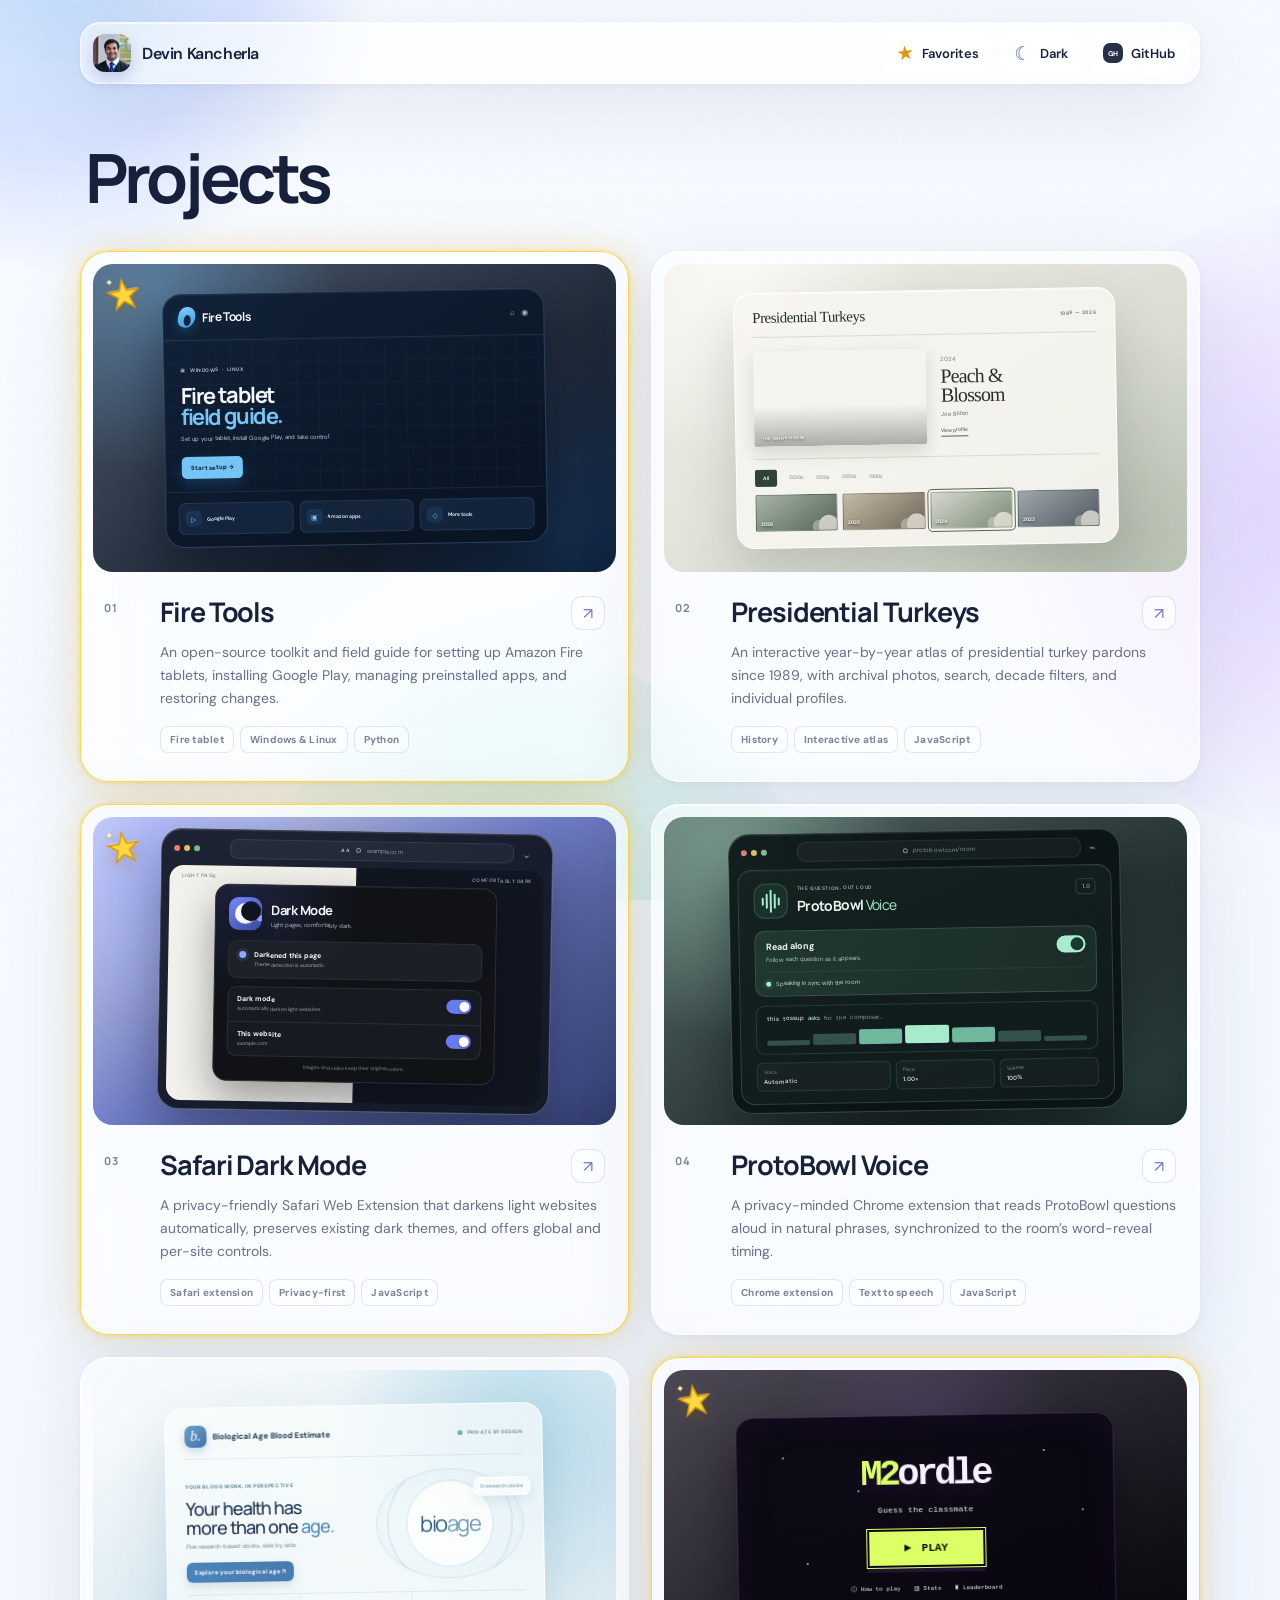
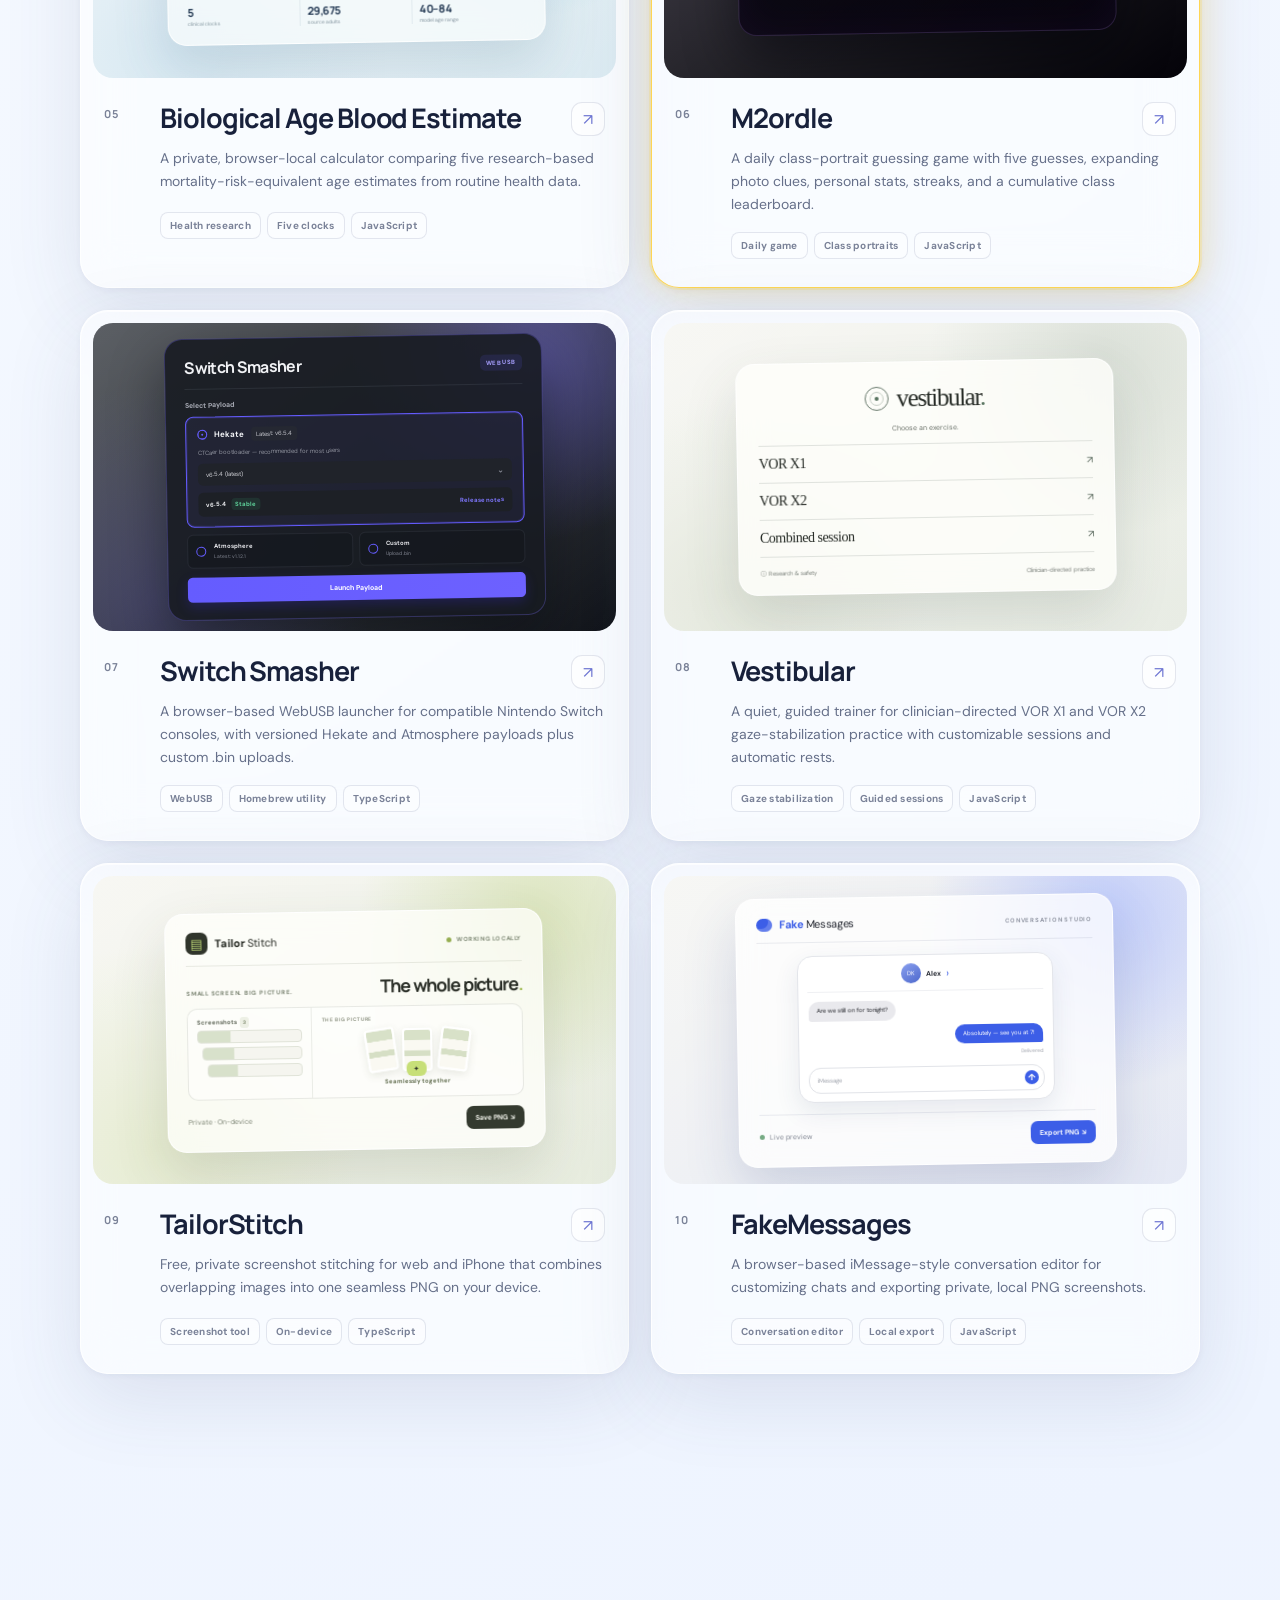
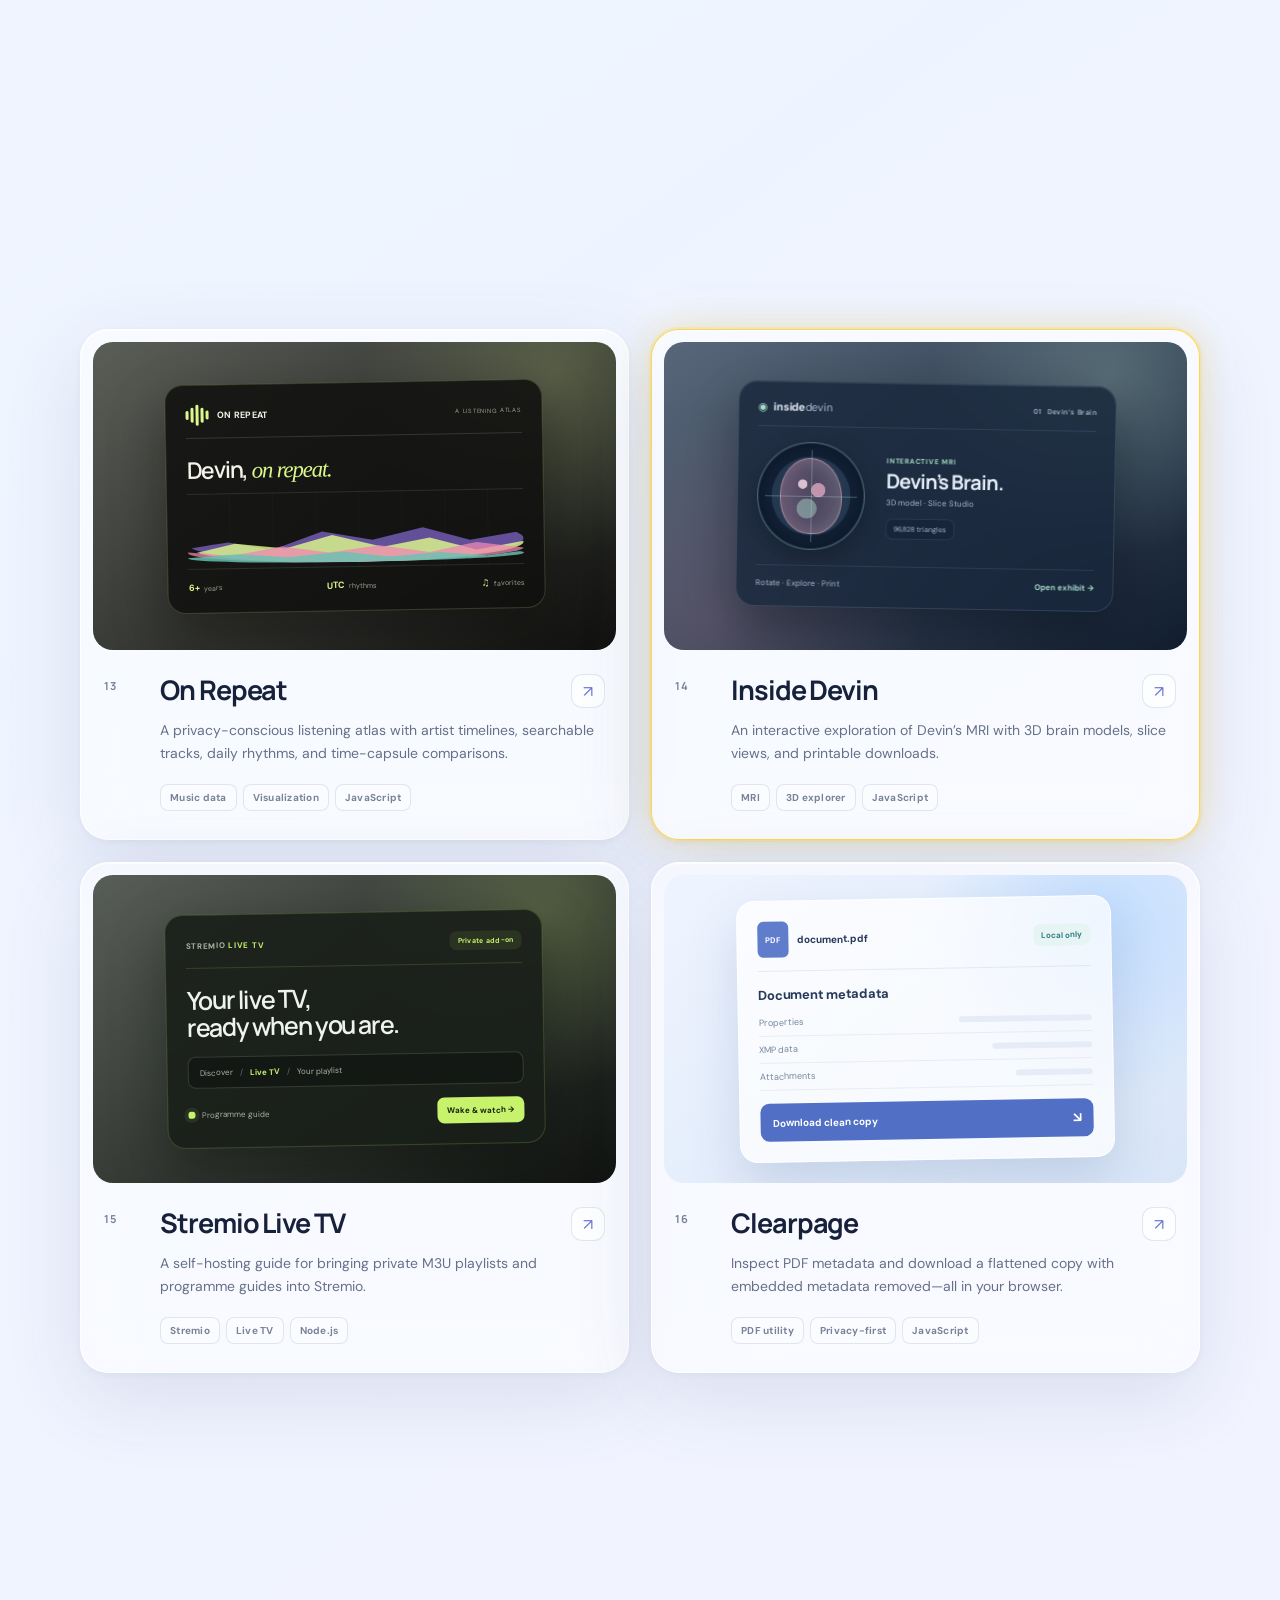
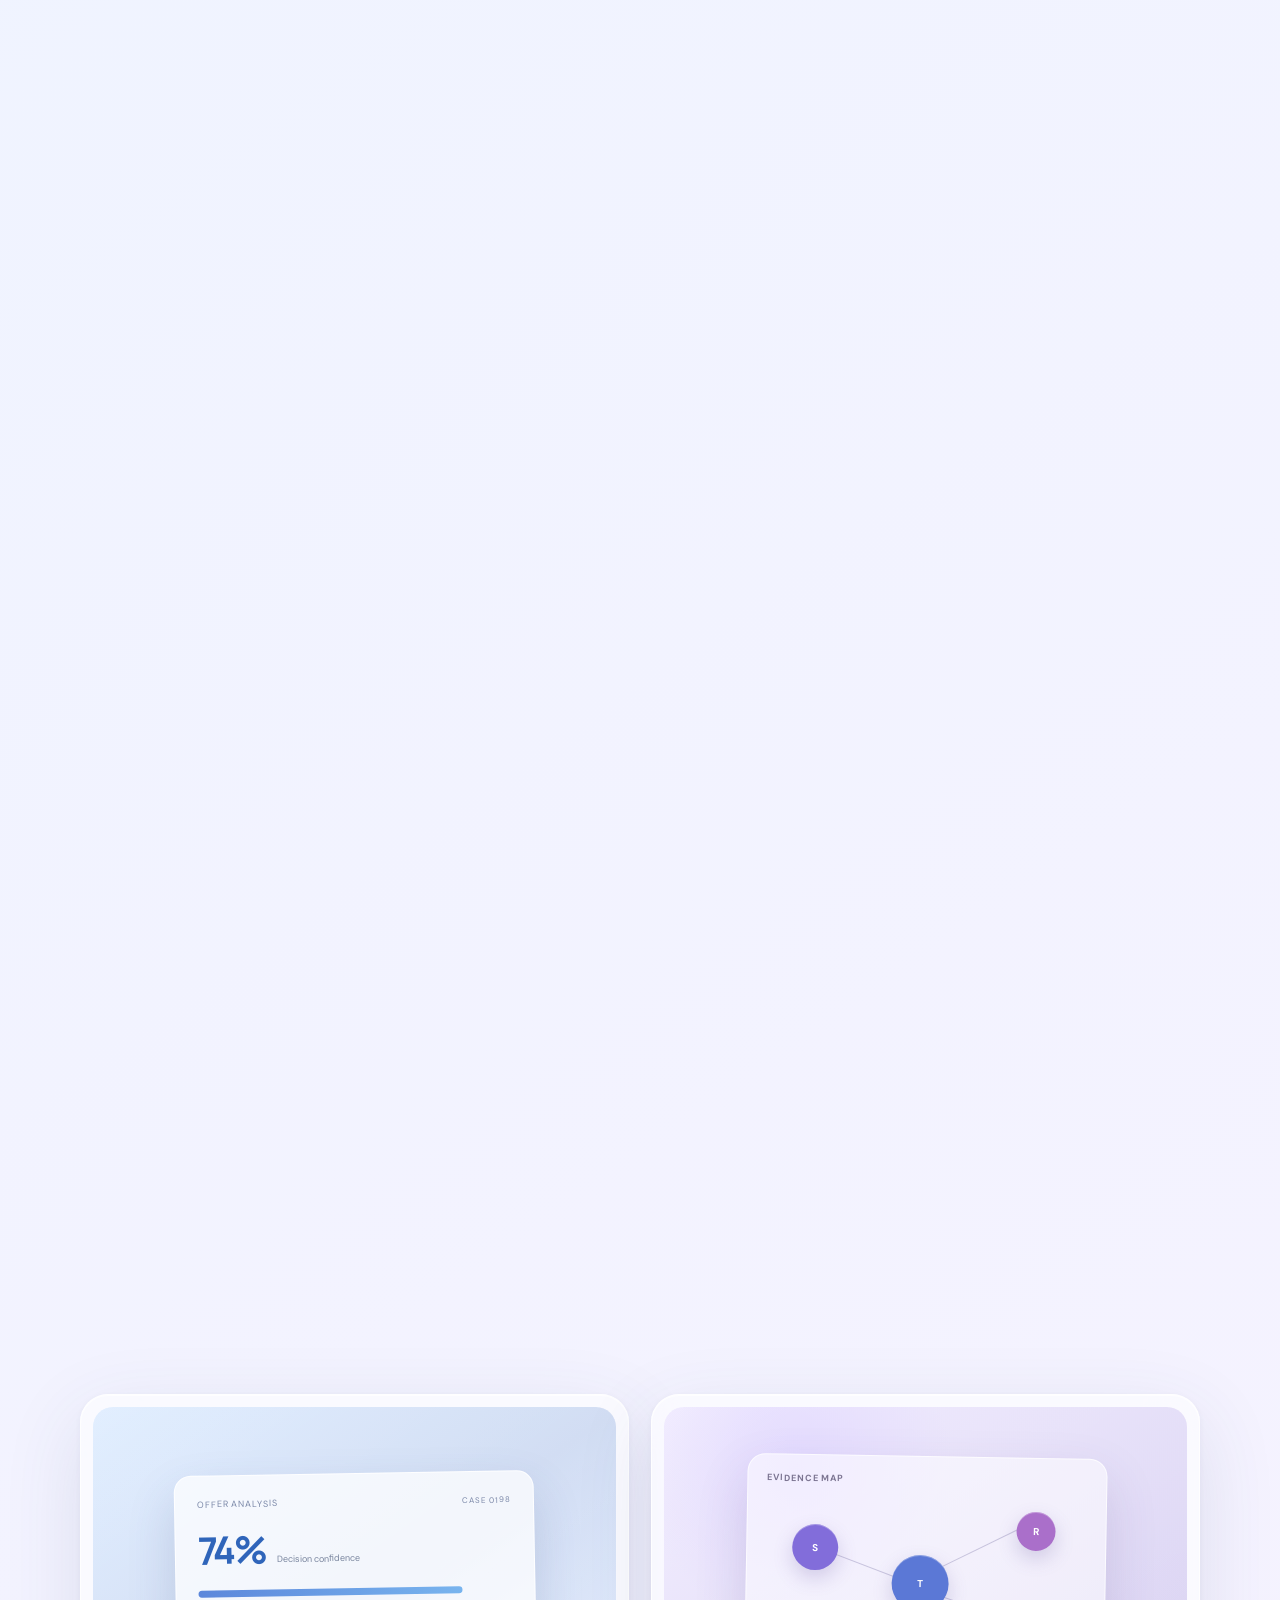
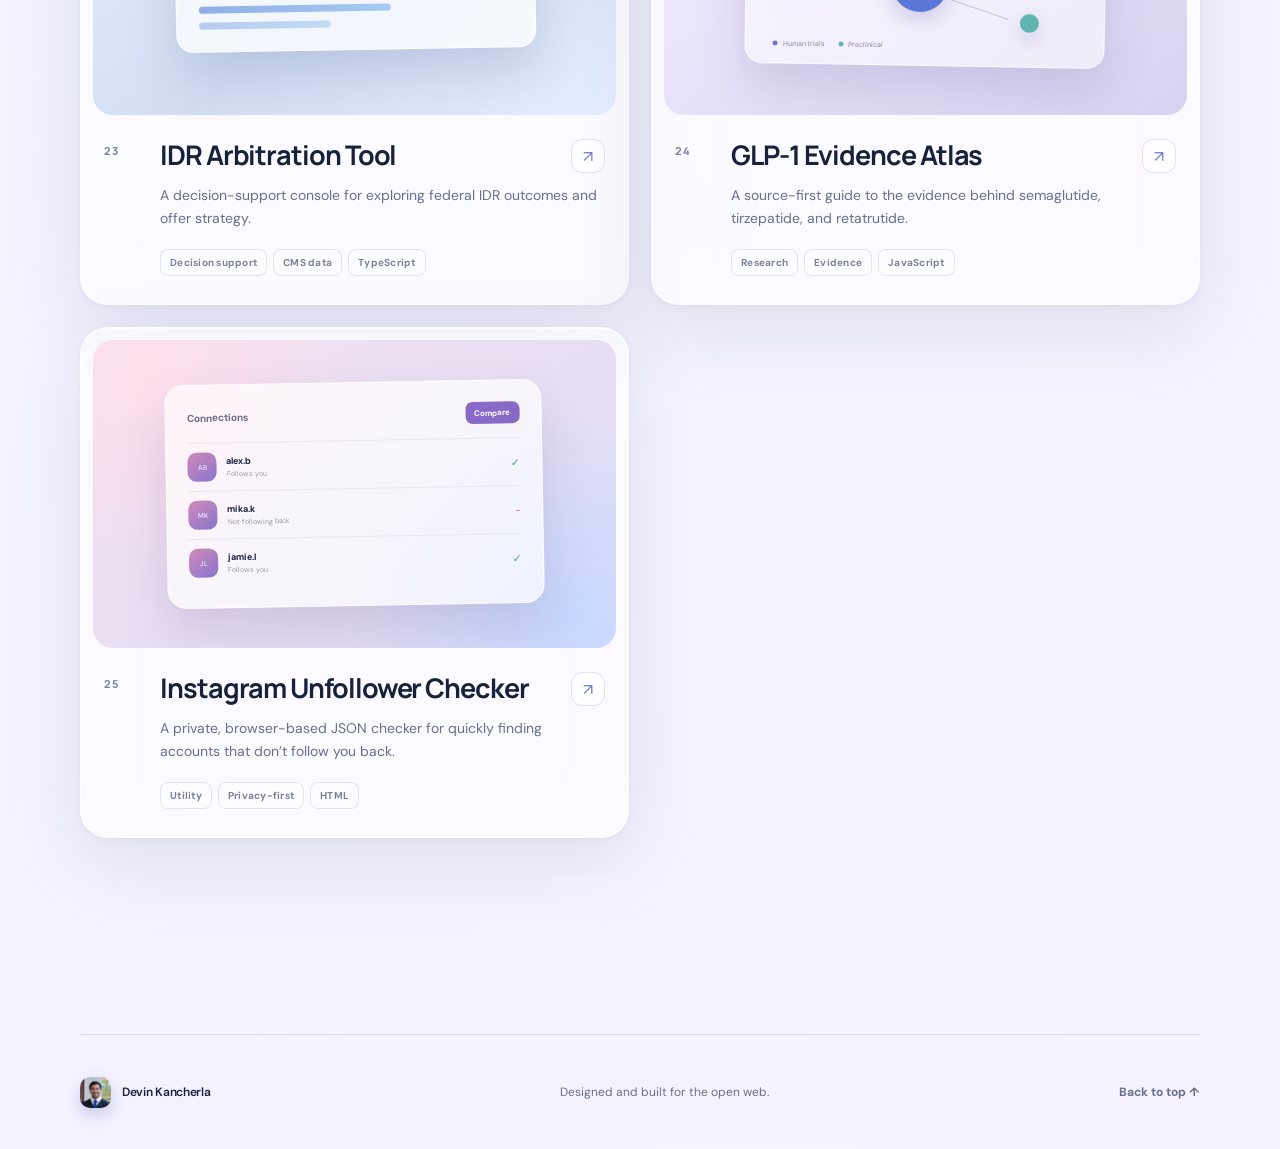
<file: index.html>
<!doctype html>
<html lang="en">
  <head>
    <meta charset="UTF-8" />
    <meta name="viewport" content="width=device-width, initial-scale=1.0" />
    <meta name="theme-color" content="#eef4ff" />
    <meta
      name="description"
      content="A collection of live tools, data explorers, and web experiments by Devin Kancherla."
    />
    <meta property="og:type" content="website" />
    <meta property="og:url" content="https://dev1niscool.github.io/" />
    <meta property="og:title" content="Devin Kancherla — Selected Work" />
    <meta
      property="og:description"
      content="Practical tools, data explorers, and small web experiments—designed and built for the open web."
    />
    <meta property="og:image" content="https://dev1niscool.github.io/og.png" />
    <meta name="twitter:card" content="summary_large_image" />
    <meta name="twitter:title" content="Devin Kancherla — Selected Work" />
    <meta
      name="twitter:description"
      content="Practical tools, data explorers, and small web experiments—designed and built for the open web."
    />
    <meta name="twitter:image" content="https://dev1niscool.github.io/og.png" />
    <title>Devin Kancherla — Selected Work</title>
    <script>
      (() => {
        try {
          const savedTheme = localStorage.getItem('portfolio-theme');
          document.documentElement.dataset.theme = savedTheme === 'dark' ? 'dark' : 'light';
        } catch {
          document.documentElement.dataset.theme = 'light';
        }
      })();
    </script>
    <link rel="shortcut icon" href="./favicon.ico?v=2" />
    <link rel="icon" type="image/png" sizes="32x32" href="./devin-headshot-32.png?v=2" />
    <link rel="icon" type="image/png" sizes="192x192" href="./devin-headshot-192.png?v=2" />
    <link rel="apple-touch-icon" sizes="180x180" href="./apple-touch-icon.png?v=2" />
    <link rel="manifest" href="./site.webmanifest?v=2" />
    <link rel="preconnect" href="https://fonts.googleapis.com" />
    <link rel="preconnect" href="https://fonts.gstatic.com" crossorigin />
    <link
      href="https://fonts.googleapis.com/css2?family=DM+Sans:wght@400;500;600;700&amp;family=Manrope:wght@400;500;600;700&amp;display=swap"
      rel="stylesheet"
    />
    <link rel="stylesheet" href="./styles.css?v=20261115" />
    <script src="./script.js?v=20261104" defer></script>
  </head>
  <body>
    <a class="skip-link" href="#work">Skip to projects</a>

    <div class="ambient" aria-hidden="true">
      <span class="orb orb-one"></span>
      <span class="orb orb-two"></span>
      <span class="orb orb-three"></span>
      <span class="noise"></span>
    </div>

    <header class="site-header glass" aria-label="Site header">
      <a class="brand" href="#top" aria-label="Devin Kancherla, home">
        <img class="brand-mark" src="./devin-headshot-512.png" alt="" />
        <span class="brand-name">Devin Kancherla</span>
      </a>

      <div class="header-actions">
        <button
          class="header-control favorites-toggle"
          type="button"
          aria-pressed="false"
          aria-label="Show favorite projects only"
          aria-controls="project-grid"
        >
          <span class="control-icon favorites-icon" aria-hidden="true">★</span>
          <span class="control-label">Favorites</span>
        </button>
        <button
          class="header-control theme-toggle"
          type="button"
          aria-pressed="false"
          aria-label="Switch to dark mode"
        >
          <span class="control-icon theme-icon" aria-hidden="true">☾</span>
          <span class="control-label">Dark</span>
        </button>
        <a
          class="github-link"
          href="https://github.com/dev1niscool"
          target="_blank"
          rel="noreferrer"
        >
          <span class="gh-mark" aria-hidden="true">GH</span>
          <span>GitHub</span>
        </a>
      </div>
    </header>

    <main id="top">
      <section class="projects-section" id="work" aria-labelledby="work-title">
        <div class="section-heading">
          <h1 id="work-title">Projects</h1>
          <p class="sr-only" id="project-filter-status" aria-live="polite"></p>
        </div>

        <div class="project-grid" id="project-grid">
          <article class="project-card project-favorite glass reveal-card">
            <span class="favorite-star" aria-label="Favorite project" title="Favorite project"><span aria-hidden="true">★</span></span>
            <a
              class="project-preview preview-firetools"
              href="https://dev1niscool.github.io/fire-tools/"
              target="_blank"
              rel="noreferrer"
              aria-label="Open Fire Tools tablet field guide"
            >
              <div class="firetools-panel" aria-hidden="true">
                <div class="firetools-head"><span><i></i><b>Fire Tools</b></span><small>⌕ &nbsp; ◉</small></div>
                <div class="firetools-body">
                  <div class="firetools-copy">
                    <small>▣ &nbsp; WINDOWS &nbsp;·&nbsp; LINUX</small>
                    <strong>Fire tablet<br /><em>field guide.</em></strong>
                    <p>Set up your tablet, install Google Play, and take control.</p>
                    <b>Start setup&nbsp; →</b>
                  </div>
                  <div class="firetools-device"></div>
                </div>
                <div class="firetools-guides"><span><i>▷</i><b>Google Play</b></span><span><i>▣</i><b>Amazon apps</b></span><span><i>◇</i><b>More tools</b></span></div>
              </div>
            </a>
            <div class="project-info">
              <div class="project-number">01</div>
              <div class="project-copy">
                <div class="project-title-line">
                  <h3>Fire Tools</h3>
                  <a class="arrow-link" href="https://dev1niscool.github.io/fire-tools/" target="_blank" rel="noreferrer" aria-label="Visit Fire Tools tablet field guide">↗</a>
                </div>
                <p>An open-source toolkit and field guide for setting up Amazon Fire tablets, installing Google Play, managing preinstalled apps, and restoring changes.</p>
                <div class="tag-list"><span>Fire tablet</span><span>Windows &amp; Linux</span><span>Python</span></div>
              </div>
            </div>
          </article>

          <article class="project-card glass reveal-card">
            <a
              class="project-preview preview-turkeys"
              href="https://dev1niscool.github.io/presidential_turkeys/"
              target="_blank"
              rel="noreferrer"
              aria-label="Open Presidential Turkeys interactive atlas"
            >
              <div class="turkey-panel" aria-hidden="true">
                <div class="turkey-head"><strong>Presidential Turkeys</strong><small>1989 — 2026</small></div>
                <div class="turkey-feature">
                  <div class="turkey-photo"><span>THE WHITE HOUSE</span></div>
                  <div class="turkey-profile"><small>2024</small><b>Peach &amp;<br />Blossom</b><span>Joe Biden</span><i>View profile</i></div>
                </div>
                <div class="turkey-filters"><b>All</b><span>2020s</span><span>2010s</span><span>2000s</span><span>1990s</span></div>
                <div class="turkey-archive"><span><i></i><b>2026</b></span><span><i></i><b>2025</b></span><span class="selected"><i></i><b>2024</b></span><span><i></i><b>2023</b></span></div>
              </div>
            </a>
            <div class="project-info">
              <div class="project-number">02</div>
              <div class="project-copy">
                <div class="project-title-line">
                  <h3>Presidential Turkeys</h3>
                  <a class="arrow-link" href="https://dev1niscool.github.io/presidential_turkeys/" target="_blank" rel="noreferrer" aria-label="Visit Presidential Turkeys interactive atlas">↗</a>
                </div>
                <p>An interactive year-by-year atlas of presidential turkey pardons since 1989, with archival photos, search, decade filters, and individual profiles.</p>
                <div class="tag-list"><span>History</span><span>Interactive atlas</span><span>JavaScript</span></div>
              </div>
            </div>
          </article>

          <article class="project-card project-favorite glass reveal-card">
            <span class="favorite-star" aria-label="Favorite project" title="Favorite project"><span aria-hidden="true">★</span></span>
            <a
              class="project-preview preview-safaridark"
              href="https://github.com/dev1niscool/safari-dark-mode/releases"
              target="_blank"
              rel="noreferrer"
              aria-label="Download Safari Dark Mode from GitHub Releases"
            >
              <div class="safaridark-browser" aria-hidden="true">
                <div class="sdm-toolbar">
                  <span><i></i><i></i><i></i></span>
                  <small><b>AA</b><i></i> example.com</small>
                  <b>⌄</b>
                </div>
                <div class="sdm-page">
                  <div class="sdm-page-labels"><span>LIGHT PAGE</span><span>COMFORTABLY DARK</span></div>
                  <div class="sdm-popup">
                    <div class="sdm-head">
                      <span class="sdm-icon"></span>
                      <div><strong>Dark Mode</strong><small>Light pages, comfortably dark.</small></div>
                    </div>
                    <div class="sdm-status"><i></i><span><b>Darkened this page</b><small>Theme detection is automatic.</small></span></div>
                    <div class="sdm-controls">
                      <span><b>Dark mode</b><small>Automatically darken light websites</small><i></i></span>
                      <span><b>This website</b><small>example.com</small><i></i></span>
                    </div>
                    <p>Images and video keep their original colors.</p>
                  </div>
                </div>
              </div>
            </a>
            <div class="project-info">
              <div class="project-number">03</div>
              <div class="project-copy">
                <div class="project-title-line">
                  <h3>Safari Dark Mode</h3>
                  <a class="arrow-link" href="https://github.com/dev1niscool/safari-dark-mode/releases" target="_blank" rel="noreferrer" aria-label="Download Safari Dark Mode from GitHub Releases">↗</a>
                </div>
                <p>A privacy-friendly Safari Web Extension that darkens light websites automatically, preserves existing dark themes, and offers global and per-site controls.</p>
                <div class="tag-list"><span>Safari extension</span><span>Privacy-first</span><span>JavaScript</span></div>
              </div>
            </div>
          </article>

          <article class="project-card glass reveal-card">
            <a
              class="project-preview preview-protovoice"
              href="https://github.com/dev1niscool/protobowl-voice"
              target="_blank"
              rel="noreferrer"
              aria-label="View ProtoBowl Voice Chrome extension on GitHub"
            >
              <div class="protovoice-browser" aria-hidden="true">
                <div class="pv-browserbar">
                  <span><i></i><i></i><i></i></span>
                  <small><i></i> protobowl.com/room</small>
                  <b>⌁</b>
                </div>
                <div class="pv-popup">
                  <div class="pv-head">
                    <span class="pv-mark"><i></i><i></i><i></i><i></i><i></i></span>
                    <div><small>THE QUESTION, OUT LOUD</small><strong>ProtoBowl <em>Voice</em></strong></div>
                    <b>1.0</b>
                  </div>
                  <div class="pv-reader">
                    <div><strong>Read along</strong><small>Follow each question as it appears.</small></div>
                    <i class="pv-toggle"></i>
                    <span><i></i> Speaking in sync with the room</span>
                  </div>
                  <div class="pv-clue">
                    <span><b>this</b><b>tossup</b><b>asks</b><b>for</b><b>the</b><b>composer…</b></span>
                    <div><i></i><i></i><i></i><i></i><i></i><i></i><i></i></div>
                  </div>
                  <div class="pv-controls"><span>Voice <b>Automatic</b></span><span>Pace <b>1.00×</b></span><span>Volume <b>100%</b></span></div>
                </div>
              </div>
            </a>
            <div class="project-info">
              <div class="project-number">04</div>
              <div class="project-copy">
                <div class="project-title-line">
                  <h3>ProtoBowl Voice</h3>
                  <a class="arrow-link" href="https://github.com/dev1niscool/protobowl-voice" target="_blank" rel="noreferrer" aria-label="View ProtoBowl Voice on GitHub">↗</a>
                </div>
                <p>A privacy-minded Chrome extension that reads ProtoBowl questions aloud in natural phrases, synchronized to the room’s word-reveal timing.</p>
                <div class="tag-list"><span>Chrome extension</span><span>Text to speech</span><span>JavaScript</span></div>
              </div>
            </div>
          </article>

          <article class="project-card glass reveal-card">
            <a
              class="project-preview preview-bioage"
              href="https://dev1niscool.github.io/BioBloodAge/"
              target="_blank"
              rel="noreferrer"
              aria-label="Open Biological Age Blood Estimate research calculator"
            >
              <div class="bioage-panel" aria-hidden="true">
                <div class="bioage-head"><span><i>b.</i><b>Biological Age Blood Estimate</b></span><small><i></i> PRIVATE BY DESIGN</small></div>
                <div class="bioage-body">
                  <div class="bioage-copy">
                    <small>YOUR BLOOD WORK, IN PERSPECTIVE</small>
                    <strong>Your health has<br />more than one <em>age.</em></strong>
                    <p>Five research-based clocks, side by side.</p>
                    <b>Explore your biological age ↗</b>
                  </div>
                  <div class="bioage-orbit"><span>bio<em>age</em></span><small>5 research clocks</small></div>
                </div>
                <div class="bioage-stats"><span><b>5</b><small>clinical clocks</small></span><span><b>29,675</b><small>source adults</small></span><span><b>40–84</b><small>model age range</small></span></div>
              </div>
            </a>
            <div class="project-info">
              <div class="project-number">05</div>
              <div class="project-copy">
                <div class="project-title-line">
                  <h3>Biological Age Blood Estimate</h3>
                  <a class="arrow-link" href="https://dev1niscool.github.io/BioBloodAge/" target="_blank" rel="noreferrer" aria-label="Visit Biological Age Blood Estimate research calculator">↗</a>
                </div>
                <p>A private, browser-local calculator comparing five research-based mortality-risk-equivalent age estimates from routine health data.</p>
                <div class="tag-list"><span>Health research</span><span>Five clocks</span><span>JavaScript</span></div>
              </div>
            </div>
          </article>

          <article class="project-card project-favorite glass reveal-card">
            <span class="favorite-star" aria-label="Favorite project" title="Favorite project"><span aria-hidden="true">★</span></span>
            <a
              class="project-preview preview-m2ordle"
              href="https://dev1niscool.github.io/m2ordle/"
              target="_blank"
              rel="noreferrer"
              aria-label="Open M2ordle daily classmate guessing game"
            >
              <div class="m2ordle-panel" aria-hidden="true">
                <div class="m2ordle-stars"><i></i><i></i><i></i><i></i><i></i></div>
                <div class="m2ordle-logo"><b>M2</b><span>ordle</span></div>
                <div class="m2ordle-subtitle">Guess the classmate</div>
                <div class="m2ordle-play"><i>▶</i><strong>PLAY</strong></div>
                <div class="m2ordle-nav"><span>ⓘ How to play</span><span>▥ Stats</span><span>♜ Leaderboard</span></div>
                <div class="m2ordle-grid"></div>
              </div>
            </a>
            <div class="project-info">
              <div class="project-number">06</div>
              <div class="project-copy">
                <div class="project-title-line">
                  <h3>M2ordle</h3>
                  <a class="arrow-link" href="https://dev1niscool.github.io/m2ordle/" target="_blank" rel="noreferrer" aria-label="Visit M2ordle daily classmate guessing game">↗</a>
                </div>
                <p>A daily class-portrait guessing game with five guesses, expanding photo clues, personal stats, streaks, and a cumulative class leaderboard.</p>
                <div class="tag-list"><span>Daily game</span><span>Class portraits</span><span>JavaScript</span></div>
              </div>
            </div>
          </article>

          <article class="project-card glass reveal-card">
            <a
              class="project-preview preview-switch"
              href="https://dev1niscool.github.io/SwitchSmasher/"
              target="_blank"
              rel="noreferrer"
              aria-label="Open Switch Smasher WebUSB payload launcher"
            >
              <div class="switch-panel" aria-hidden="true">
                <div class="switch-head"><strong>Switch Smasher</strong><small>WEBUSB</small></div>
                <div class="switch-label">Select Payload</div>
                <div class="switch-payload selected">
                  <div class="switch-payload-title"><i></i><b>Hekate</b><small>Latest: v6.5.4</small></div>
                  <p>CTCaer bootloader — recommended for most users</p>
                  <div class="switch-version"><span>v6.5.4 (latest)</span><b>⌄</b></div>
                  <div class="switch-release"><strong>v6.5.4 <em>Stable</em></strong><span>Release notes</span></div>
                </div>
                <div class="switch-options"><span><i></i><b>Atmosphere</b><small>Latest: v1.12.1</small></span><span><i></i><b>Custom</b><small>Upload .bin</small></span></div>
                <div class="switch-launch">Launch Payload</div>
              </div>
            </a>
            <div class="project-info">
              <div class="project-number">07</div>
              <div class="project-copy">
                <div class="project-title-line">
                  <h3>Switch Smasher</h3>
                  <a class="arrow-link" href="https://dev1niscool.github.io/SwitchSmasher/" target="_blank" rel="noreferrer" aria-label="Visit Switch Smasher WebUSB payload launcher">↗</a>
                </div>
                <p>A browser-based WebUSB launcher for compatible Nintendo Switch consoles, with versioned Hekate and Atmosphere payloads plus custom .bin uploads.</p>
                <div class="tag-list"><span>WebUSB</span><span>Homebrew utility</span><span>TypeScript</span></div>
              </div>
            </div>
          </article>

          <article class="project-card glass reveal-card">
            <a
              class="project-preview preview-vestibular"
              href="https://dev1niscool.github.io/VestibularTrainer/"
              target="_blank"
              rel="noreferrer"
              aria-label="Open Vestibular gaze stabilization trainer"
            >
              <div class="vestibular-panel" aria-hidden="true">
                <div class="vestibular-head">
                  <span class="vestibular-mark"><i></i></span>
                  <strong>vestibular<span>.</span></strong>
                </div>
                <p>Choose an exercise.</p>
                <div class="vestibular-menu">
                  <span><b>VOR X1</b><i>↗</i></span>
                  <span><b>VOR X2</b><i>↗</i></span>
                  <span><b>Combined session</b><i>↗</i></span>
                </div>
                <div class="vestibular-foot"><span>ⓘ Research &amp; safety</span><small>Clinician-directed practice</small></div>
              </div>
            </a>
            <div class="project-info">
              <div class="project-number">08</div>
              <div class="project-copy">
                <div class="project-title-line">
                  <h3>Vestibular</h3>
                  <a class="arrow-link" href="https://dev1niscool.github.io/VestibularTrainer/" target="_blank" rel="noreferrer" aria-label="Visit Vestibular gaze stabilization trainer">↗</a>
                </div>
                <p>A quiet, guided trainer for clinician-directed VOR X1 and VOR X2 gaze-stabilization practice with customizable sessions and automatic rests.</p>
                <div class="tag-list"><span>Gaze stabilization</span><span>Guided sessions</span><span>JavaScript</span></div>
              </div>
            </div>
          </article>

          <article class="project-card glass reveal-card">
            <a
              class="project-preview preview-tailor"
              href="https://dev1niscool.github.io/TailorStitch/"
              target="_blank"
              rel="noreferrer"
              aria-label="Open TailorStitch screenshot stitcher"
            >
              <div class="tailor-panel" aria-hidden="true">
                <div class="tailor-head"><span><i>▤</i><b>Tailor</b>Stitch</span><small><i></i> WORKING LOCALLY</small></div>
                <div class="tailor-title"><small>SMALL SCREEN. BIG PICTURE.</small><strong>The whole picture<span>.</span></strong></div>
                <div class="tailor-workspace">
                  <div class="tailor-sources"><b>Screenshots <i>3</i></b><span></span><span></span><span></span></div>
                  <div class="tailor-result">
                    <small>THE BIG PICTURE</small>
                    <div><span></span><span></span><span></span><i>✦</i></div>
                    <b>Seamlessly together</b>
                  </div>
                </div>
                <div class="tailor-footer"><span>Private · On-device</span><b>Save PNG ↘</b></div>
              </div>
            </a>
            <div class="project-info">
              <div class="project-number">09</div>
              <div class="project-copy">
                <div class="project-title-line">
                  <h3>TailorStitch</h3>
                  <a class="arrow-link" href="https://dev1niscool.github.io/TailorStitch/" target="_blank" rel="noreferrer" aria-label="Visit TailorStitch screenshot stitcher">↗</a>
                </div>
                <p>Free, private screenshot stitching for web and iPhone that combines overlapping images into one seamless PNG on your device.</p>
                <div class="tag-list"><span>Screenshot tool</span><span>On-device</span><span>TypeScript</span></div>
              </div>
            </div>
          </article>

          <article class="project-card glass reveal-card">
            <a
              class="project-preview preview-messages"
              href="https://dev1niscool.github.io/FakeMessages/"
              target="_blank"
              rel="noreferrer"
              aria-label="Open FakeMessages Conversation Studio"
            >
              <div class="messages-panel" aria-hidden="true">
                <div class="messages-head"><span><i></i><b>Fake</b>Messages</span><small>CONVERSATION STUDIO</small></div>
                <div class="messages-phone">
                  <div class="messages-contact"><span>DK</span><b>Alex</b><small>›</small></div>
                  <div class="messages-thread">
                    <span class="bubble incoming">Are we still on for tonight?</span>
                    <span class="bubble outgoing">Absolutely — see you at 7!</span>
                    <i>Delivered</i>
                  </div>
                  <div class="messages-compose"><span>iMessage</span><b>↑</b></div>
                </div>
                <div class="messages-footer"><span><i></i> Live preview</span><b>Export PNG ↘</b></div>
              </div>
            </a>
            <div class="project-info">
              <div class="project-number">10</div>
              <div class="project-copy">
                <div class="project-title-line">
                  <h3>FakeMessages</h3>
                  <a class="arrow-link" href="https://dev1niscool.github.io/FakeMessages/" target="_blank" rel="noreferrer" aria-label="Visit FakeMessages Conversation Studio">↗</a>
                </div>
                <p>A browser-based iMessage-style conversation editor for customizing chats and exporting private, local PNG screenshots.</p>
                <div class="tag-list"><span>Conversation editor</span><span>Local export</span><span>JavaScript</span></div>
              </div>
            </div>
          </article>

          <article class="project-card glass reveal-card">
            <a
              class="project-preview preview-gsb"
              href="https://dev1niscool.github.io/GSB_Atlas/"
              target="_blank"
              rel="noreferrer"
              aria-label="Open GSB Atlas research directory"
            >
              <div class="gsb-panel" aria-hidden="true">
                <div class="gsb-head"><span><i>S</i><b>GSB</b> Atlas</span><small>PUBLIC-SOURCE RESEARCH</small></div>
                <div class="gsb-title">A shared beginning.<br /><em>A world of connections.</em></div>
                <div class="gsb-stats"><span><b>28</b><small>FIRMS</small></span><span><b>80</b><small>ALUMNI</small></span><span><b>51</b><small>EMAILS</small></span></div>
                <div class="gsb-directory"><span>⌕ Search people, firms, roles, or sectors</span><b>Explore →</b></div>
              </div>
            </a>
            <div class="project-info">
              <div class="project-number">11</div>
              <div class="project-copy">
                <div class="project-title-line">
                  <h3>GSB Atlas</h3>
                  <a class="arrow-link" href="https://dev1niscool.github.io/GSB_Atlas/" target="_blank" rel="noreferrer" aria-label="Visit GSB Atlas research directory">↗</a>
                </div>
                <p>A public-source directory of Stanford GSB MBA alumni at major U.S. middle- and upper-middle-market private equity firms.</p>
                <div class="tag-list"><span>Research directory</span><span>Private equity</span><span>HTML</span></div>
              </div>
            </div>
          </article>

          <article class="project-card project-favorite glass reveal-card">
            <span class="favorite-star" aria-label="Favorite project" title="Favorite project"><span aria-hidden="true">★</span></span>
            <a
              class="project-preview preview-voyages"
              href="https://dev1niscool.github.io/little-voyages/"
              target="_blank"
              rel="noreferrer"
              aria-label="Open Little Voyages cruise atlas"
            >
              <div class="voyages-panel" aria-hidden="true">
                <div class="voyages-head"><span><i>⚑</i><b>LITTLE VOYAGES</b></span><small>2005—2025</small></div>
                <div class="voyages-title">A little atlas of<br />a life at sea.</div>
                <div class="voyages-route">
                  <span class="voyages-port port-one"></span><span class="voyages-port port-two"></span><span class="voyages-port port-three"></span>
                  <i class="voyages-line"></i><b class="voyages-ship">◢</b>
                </div>
                <div class="voyages-stats"><b>29 voyages</b><span>Routes · Timeline · Statistics</span></div>
              </div>
            </a>
            <div class="project-info">
              <div class="project-number">12</div>
              <div class="project-copy">
                <div class="project-title-line">
                  <h3>Little Voyages</h3>
                  <a class="arrow-link" href="https://dev1niscool.github.io/little-voyages/" target="_blank" rel="noreferrer" aria-label="Visit Little Voyages cruise atlas">↗</a>
                </div>
                <p>An illustrated personal atlas of 29 cruises with animated routes, researched itineraries, a timeline, and travel statistics.</p>
                <div class="tag-list"><span>Travel atlas</span><span>Interactive map</span><span>JavaScript</span></div>
              </div>
            </div>
          </article>

          <article class="project-card glass reveal-card">
            <a
              class="project-preview preview-spotify"
              href="https://dev1niscool.github.io/spotify-atlas/"
              target="_blank"
              rel="noreferrer"
              aria-label="Open On Repeat listening atlas"
            >
              <div class="spotify-panel" aria-hidden="true">
                <div class="spotify-head">
                  <span class="spotify-mark"><i></i><i></i><i></i><i></i><i></i></span>
                  <b>ON REPEAT</b>
                  <small>A LISTENING ATLAS</small>
                </div>
                <div class="spotify-title">Devin, <em>on repeat.</em></div>
                <div class="spotify-river"><span></span><span></span><span></span><span></span></div>
                <div class="spotify-stats"><span><b>6+</b> years</span><span><b>UTC</b> rhythms</span><span><b>♫</b> favorites</span></div>
              </div>
            </a>
            <div class="project-info">
              <div class="project-number">13</div>
              <div class="project-copy">
                <div class="project-title-line">
                  <h3>On Repeat</h3>
                  <a class="arrow-link" href="https://dev1niscool.github.io/spotify-atlas/" target="_blank" rel="noreferrer" aria-label="Visit On Repeat listening atlas">↗</a>
                </div>
                <p>A privacy-conscious listening atlas with artist timelines, searchable tracks, daily rhythms, and time-capsule comparisons.</p>
                <div class="tag-list"><span>Music data</span><span>Visualization</span><span>JavaScript</span></div>
              </div>
            </div>
          </article>

          <article class="project-card project-favorite glass reveal-card">
            <span class="favorite-star" aria-label="Favorite project" title="Favorite project"><span aria-hidden="true">★</span></span>
            <a
              class="project-preview preview-mri"
              href="https://dev1niscool.github.io/brain-mri-explorer/"
              target="_blank"
              rel="noreferrer"
              aria-label="Open Inside Devin MRI Explorer"
            >
              <div class="mri-panel" aria-hidden="true">
                <div class="mri-head"><span><i>◉</i> inside<b>devin</b></span><small>01&nbsp; Devin’s Brain</small></div>
                <div class="mri-body">
                  <div class="mri-scan"><span></span><i></i><b></b></div>
                  <div class="mri-summary">
                    <small>INTERACTIVE MRI</small>
                    <strong>Devin’s Brain.</strong>
                    <span>3D model · Slice Studio</span>
                    <em>96,828 triangles</em>
                  </div>
                </div>
                <div class="mri-footer"><span>Rotate · Explore · Print</span><b>Open exhibit →</b></div>
              </div>
            </a>
            <div class="project-info">
              <div class="project-number">14</div>
              <div class="project-copy">
                <div class="project-title-line">
                  <h3>Inside Devin</h3>
                  <a class="arrow-link" href="https://dev1niscool.github.io/brain-mri-explorer/" target="_blank" rel="noreferrer" aria-label="Visit Inside Devin MRI Explorer">↗</a>
                </div>
                <p>An interactive exploration of Devin’s MRI with 3D brain models, slice views, and printable downloads.</p>
                <div class="tag-list"><span>MRI</span><span>3D explorer</span><span>JavaScript</span></div>
              </div>
            </div>
          </article>

          <article class="project-card glass reveal-card">
            <a
              class="project-preview preview-stremio"
              href="https://dev1niscool.github.io/stremio-live-tv/"
              target="_blank"
              rel="noreferrer"
              aria-label="Open Stremio Live TV"
            >
              <div class="stremio-panel" aria-hidden="true">
                <div class="stremio-head"><span>STREMIO <b>LIVE TV</b></span><small>Private add-on</small></div>
                <div class="stremio-title">Your live TV,<br />ready when you are.</div>
                <div class="stremio-flow"><span>Discover</span><i>/</i><b>Live TV</b><i>/</i><span>Your playlist</span></div>
                <div class="stremio-guide">
                  <span><i></i>Programme guide</span>
                  <b>Wake &amp; watch →</b>
                </div>
              </div>
            </a>
            <div class="project-info">
              <div class="project-number">15</div>
              <div class="project-copy">
                <div class="project-title-line">
                  <h3>Stremio Live TV</h3>
                  <a class="arrow-link" href="https://dev1niscool.github.io/stremio-live-tv/" target="_blank" rel="noreferrer" aria-label="Visit Stremio Live TV">↗</a>
                </div>
                <p>A self-hosting guide for bringing private M3U playlists and programme guides into Stremio.</p>
                <div class="tag-list"><span>Stremio</span><span>Live TV</span><span>Node.js</span></div>
              </div>
            </div>
          </article>

          <article class="project-card glass reveal-card">
            <a
              class="project-preview preview-clearpage"
              href="https://dev1niscool.github.io/pdf-metadata/"
              target="_blank"
              rel="noreferrer"
              aria-label="Open Clearpage PDF Metadata Viewer"
            >
              <div class="clearpage-panel" aria-hidden="true">
                <div class="clearpage-toolbar"><span class="clearpage-file-icon">PDF</span><b>document.pdf</b><small>Local only</small></div>
                <div class="clearpage-heading">Document metadata</div>
                <div class="clearpage-row"><span>Properties</span><i></i></div>
                <div class="clearpage-row"><span>XMP data</span><i></i></div>
                <div class="clearpage-row"><span>Attachments</span><i></i></div>
                <div class="clearpage-action">Download clean copy <span>↘</span></div>
              </div>
            </a>
            <div class="project-info">
              <div class="project-number">16</div>
              <div class="project-copy">
                <div class="project-title-line">
                  <h3>Clearpage</h3>
                  <a class="arrow-link" href="https://dev1niscool.github.io/pdf-metadata/" target="_blank" rel="noreferrer" aria-label="Visit Clearpage PDF Metadata Viewer">↗</a>
                </div>
                <p>Inspect PDF metadata and download a flattened copy with embedded metadata removed—all in your browser.</p>
                <div class="tag-list"><span>PDF utility</span><span>Privacy-first</span><span>JavaScript</span></div>
              </div>
            </div>
          </article>

          <article class="project-card glass reveal-card">
            <a
              class="project-preview preview-inde"
              href="https://dev1niscool.github.io/IndeTracker/"
              target="_blank"
              rel="noreferrer"
              aria-label="Open Inde News Tracker"
            >
              <div class="inde-panel" aria-hidden="true">
                <div class="inde-top"><b>inde<span>.</span></b><small>News&nbsp; / &nbsp;Sources</small></div>
                <div class="inde-heading">Inde Navarrette<small>Career coverage</small></div>
                <div class="inde-filters"><span>All news</span><span>Film</span><span>Television</span></div>
                <div class="inde-story"><small>REVIEWED SOURCES</small><b>Film, television &amp; interviews</b><span>Source-linked archive ↗</span></div>
                <div class="inde-story inde-story-secondary"><small>FEED DISCOVERY</small><b>Publisher updates</b></div>
              </div>
            </a>
            <div class="project-info">
              <div class="project-number">17</div>
              <div class="project-copy">
                <div class="project-title-line">
                  <h3>Inde — News Tracker</h3>
                  <a class="arrow-link" href="https://dev1niscool.github.io/IndeTracker/" target="_blank" rel="noreferrer" aria-label="Visit Inde News Tracker">↗</a>
                </div>
                <p>An independent tracker of Inde Navarrette’s film, television, and interview coverage from credible sources.</p>
                <div class="tag-list"><span>News</span><span>Source-linked</span><span>PWA</span></div>
              </div>
            </div>
          </article>

          <article class="project-card glass reveal-card">
            <a
              class="project-preview preview-scanner"
              href="https://dev1niscool.github.io/m3u-playlist-scanner/"
              target="_blank"
              rel="noreferrer"
              aria-label="Open M3U Playlist Scanner"
            >
              <div class="scanner-panel">
                <div class="scanner-head">
                  <span><i></i>Playlist scan</span>
                  <b>12 checked</b>
                </div>
                <div class="scanner-input">
                  <span>https://provider.example/get.php</span>
                  <i></i>
                </div>
                <div class="scanner-progress"><span></span></div>
                <div class="scanner-results">
                  <div><small>Working</small><strong>03</strong></div>
                  <div><small>Checking</small><strong>02</strong></div>
                  <div><small>Failed</small><strong>07</strong></div>
                </div>
                <div class="scanner-status"><span><i></i>Active · 4 connections</span><b>View streams →</b></div>
              </div>
            </a>
            <div class="project-info">
              <div class="project-number">18</div>
              <div class="project-copy">
                <div class="project-title-line">
                  <h3>M3U Playlist Scanner</h3>
                  <a class="arrow-link" href="https://dev1niscool.github.io/m3u-playlist-scanner/" target="_blank" rel="noreferrer" aria-label="Visit M3U Playlist Scanner">↗</a>
                </div>
                <p>A privacy-first browser tool for parsing and checking authorized M3U and Xtream playlist credentials.</p>
                <div class="tag-list"><span>Utility</span><span>Privacy-first</span><span>TypeScript</span></div>
              </div>
            </div>
          </article>

          <article class="project-card glass reveal-card">
            <a
              class="project-preview preview-autonomic"
              href="https://dev1niscool.github.io/autonomic-pharmacology-lab/"
              target="_blank"
              rel="noreferrer"
              aria-label="Open Autonomic Pharmacology Lab"
            >
              <div class="pupil-panel">
                <div class="pupil-head">
                  <span>Pupillary response</span>
                  <b>Live lab</b>
                </div>
                <div class="pupil-body">
                  <div class="pupil-gauge" aria-hidden="true">
                    <span></span>
                  </div>
                  <div class="pupil-metrics">
                    <small>Diameter</small>
                    <strong>5.8 <i>mm</i></strong>
                    <div><span>Baseline</span><b>3.2 mm</b></div>
                    <div><span>Response</span><b>+81%</b></div>
                  </div>
                </div>
                <div class="drug-chip"><i></i>Tropicamide · Muscarinic antagonist</div>
              </div>
            </a>
            <div class="project-info">
              <div class="project-number">19</div>
              <div class="project-copy">
                <div class="project-title-line">
                  <h3>Autonomic Pharmacology Lab</h3>
                  <a class="arrow-link" href="https://dev1niscool.github.io/autonomic-pharmacology-lab/" target="_blank" rel="noreferrer" aria-label="Visit Autonomic Pharmacology Lab">↗</a>
                </div>
                <p>An interactive learning module on autonomic control of pupil diameter and ocular pharmacology.</p>
                <div class="tag-list"><span>Education</span><span>Pharmacology</span><span>TypeScript</span></div>
              </div>
            </div>
          </article>

          <article class="project-card glass reveal-card">
            <a
              class="project-preview preview-stonks"
              href="https://dev1niscool.github.io/stonks-dashboard/"
              target="_blank"
              rel="noreferrer"
              aria-label="Open Market Signals ETF Dashboard"
            >
              <div class="market-panel">
                <div class="market-head">
                  <span><i></i>SPY</span>
                  <b>+1.24%</b>
                </div>
                <div class="market-value"><strong>$643.21</strong><small>USD · Live trend</small></div>
                <div class="market-chart" aria-hidden="true">
                  <i style="--height:34%"></i><i style="--height:46%"></i><i style="--height:40%"></i><i style="--height:59%"></i><i style="--height:53%"></i><i style="--height:68%"></i><i style="--height:76%"></i><i style="--height:70%"></i><i style="--height:88%"></i><i style="--height:82%"></i><i style="--height:96%"></i>
                  <span class="average average-short"></span>
                  <span class="average average-long"></span>
                </div>
                <div class="market-legend"><span><i></i>20D MA</span><span><i></i>50D MA</span><b>Trend ↑</b></div>
              </div>
            </a>
            <div class="project-info">
              <div class="project-number">20</div>
              <div class="project-copy">
                <div class="project-title-line">
                  <h3>Market Signals</h3>
                  <a class="arrow-link" href="https://dev1niscool.github.io/stonks-dashboard/" target="_blank" rel="noreferrer" aria-label="Visit Market Signals ETF Dashboard">↗</a>
                </div>
                <p>An ETF dashboard for tracking moving averages and 10% ZigZag trend signals across a focused watchlist.</p>
                <div class="tag-list"><span>Markets</span><span>Signals</span><span>Swift</span></div>
              </div>
            </div>
          </article>

          <article class="project-card project-favorite glass reveal-card project-featured">
            <span class="favorite-star" aria-label="Favorite project" title="Favorite project"><span aria-hidden="true">★</span></span>
            <a
              class="project-preview preview-glp"
              href="https://dev1niscool.github.io/glp1concentration/"
              target="_blank"
              rel="noreferrer"
              aria-label="Open GLP-1 Concentration Plotter"
            >
              <div class="preview-window">
                <div class="window-bar"><span></span><span></span><span></span></div>
                <div class="chart-panel">
                  <div class="chart-heading"><b>Concentration</b><small>28 days</small></div>
                  <div class="chart-area" aria-hidden="true">
                    <span class="grid-line line-a"></span>
                    <span class="grid-line line-b"></span>
                    <canvas class="chart-canvas" aria-hidden="true"></canvas>
                    <span class="chart-tooltip"><b>4.2</b><small>mg/L</small></span>
                  </div>
                </div>
              </div>
            </a>
            <div class="project-info">
              <div class="project-number">21</div>
              <div class="project-copy">
                <div class="project-title-line">
                  <h3>GLP-1 Concentration Plotter</h3>
                  <a class="arrow-link" href="https://dev1niscool.github.io/glp1concentration/" target="_blank" rel="noreferrer" aria-label="Visit GLP-1 Concentration Plotter">↗</a>
                </div>
                <p>Visualize semaglutide, tirzepatide, and compounded-dose concentration patterns over time.</p>
                <div class="tag-list"><span>Health data</span><span>Interactive</span><span>TypeScript</span></div>
              </div>
            </div>
          </article>

          <article class="project-card glass reveal-card">
            <a
              class="project-preview preview-football"
              href="https://dev1niscool.github.io/fanterfootbah-treasurer/"
              target="_blank"
              rel="noreferrer"
              aria-label="Open FanterFootbah Treasurer"
            >
              <div class="score-panel">
                <div class="score-top"><span>League treasury</span><b>2026</b></div>
                <strong>$2,480</strong>
                <small>Total collected</small>
                <div class="meter"><span></span></div>
                <div class="mini-rows"><i></i><i></i><i></i></div>
              </div>
            </a>
            <div class="project-info">
              <div class="project-number">22</div>
              <div class="project-copy">
                <div class="project-title-line">
                  <h3>FanterFootbah Treasurer</h3>
                  <a class="arrow-link" href="https://dev1niscool.github.io/fanterfootbah-treasurer/" target="_blank" rel="noreferrer" aria-label="Visit FanterFootbah Treasurer">↗</a>
                </div>
                <p>A live treasurer dashboard for keeping a fantasy football league’s money clear and accountable.</p>
                <div class="tag-list"><span>Dashboard</span><span>Finance</span><span>JavaScript</span></div>
              </div>
            </div>
          </article>

          <article class="project-card glass reveal-card">
            <a
              class="project-preview preview-idr"
              href="https://dev1niscool.github.io/idr-arbitration-tool/"
              target="_blank"
              rel="noreferrer"
              aria-label="Open IDR Arbitration Tool"
            >
              <div class="decision-panel">
                <div class="decision-head"><span>Offer analysis</span><small>CASE 0198</small></div>
                <div class="decision-value"><b>74%</b><span>Decision confidence</span></div>
                <div class="decision-bars"><i style="--bar: 84%"></i><i style="--bar: 61%"></i><i style="--bar: 42%"></i></div>
              </div>
            </a>
            <div class="project-info">
              <div class="project-number">23</div>
              <div class="project-copy">
                <div class="project-title-line">
                  <h3>IDR Arbitration Tool</h3>
                  <a class="arrow-link" href="https://dev1niscool.github.io/idr-arbitration-tool/" target="_blank" rel="noreferrer" aria-label="Visit IDR Arbitration Tool">↗</a>
                </div>
                <p>A decision-support console for exploring federal IDR outcomes and offer strategy.</p>
                <div class="tag-list"><span>Decision support</span><span>CMS data</span><span>TypeScript</span></div>
              </div>
            </div>
          </article>

          <article class="project-card glass reveal-card">
            <a
              class="project-preview preview-atlas"
              href="https://dev1niscool.github.io/glp1-evidence-atlas/"
              target="_blank"
              rel="noreferrer"
              aria-label="Open GLP-1 Evidence Atlas"
            >
              <div class="atlas-panel">
                <span class="atlas-label">Evidence map</span>
                <div class="node node-one">S</div><div class="node node-two">T</div><div class="node node-three">R</div><div class="node node-four"></div>
                <i class="connector connector-one"></i><i class="connector connector-two"></i><i class="connector connector-three"></i>
                <div class="atlas-legend"><span></span>Human trials <span></span>Preclinical</div>
              </div>
            </a>
            <div class="project-info">
              <div class="project-number">24</div>
              <div class="project-copy">
                <div class="project-title-line">
                  <h3>GLP-1 Evidence Atlas</h3>
                  <a class="arrow-link" href="https://dev1niscool.github.io/glp1-evidence-atlas/" target="_blank" rel="noreferrer" aria-label="Visit GLP-1 Evidence Atlas">↗</a>
                </div>
                <p>A source-first guide to the evidence behind semaglutide, tirzepatide, and retatrutide.</p>
                <div class="tag-list"><span>Research</span><span>Evidence</span><span>JavaScript</span></div>
              </div>
            </div>
          </article>

          <article class="project-card glass reveal-card">
            <a
              class="project-preview preview-instagram"
              href="https://dev1niscool.github.io/InstaUnfollowerChecker/"
              target="_blank"
              rel="noreferrer"
              aria-label="Open Instagram Unfollower Checker"
            >
              <div class="follow-panel">
                <div class="follow-heading"><span>Connections</span><b>Compare</b></div>
                <div class="profile-row"><i>AB</i><span><b>alex.b</b><small>Follows you</small></span><em>✓</em></div>
                <div class="profile-row"><i>MK</i><span><b>mika.k</b><small>Not following back</small></span><em class="minus">−</em></div>
                <div class="profile-row"><i>JL</i><span><b>jamie.l</b><small>Follows you</small></span><em>✓</em></div>
              </div>
            </a>
            <div class="project-info">
              <div class="project-number">25</div>
              <div class="project-copy">
                <div class="project-title-line">
                  <h3>Instagram Unfollower Checker</h3>
                  <a class="arrow-link" href="https://dev1niscool.github.io/InstaUnfollowerChecker/" target="_blank" rel="noreferrer" aria-label="Visit Instagram Unfollower Checker">↗</a>
                </div>
                <p>A private, browser-based JSON checker for quickly finding accounts that don’t follow you back.</p>
                <div class="tag-list"><span>Utility</span><span>Privacy-first</span><span>HTML</span></div>
              </div>
            </div>
          </article>
        </div>

        <div class="favorite-key glass" role="note" aria-label="Favorite project key">
          <span aria-hidden="true">★</span>
          <p><strong>Star</strong> = favorite project</p>
        </div>
      </section>

    </main>

    <footer>
      <a class="brand footer-brand" href="#top"><img class="brand-mark" src="./devin-headshot-512.png" alt="" /><span>Devin Kancherla</span></a>
      <p>Designed and built for the open web.</p>
      <a href="#top">Back to top <span aria-hidden="true">↑</span></a>
    </footer>
  </body>
</html>
</file>
<file: styles.css>
:root {
  color-scheme: light;
  --ink: #18213b;
  --muted: #66708a;
  --line: rgba(59, 75, 122, 0.13);
  --glass: rgba(255, 255, 255, 0.58);
  --glass-strong: rgba(255, 255, 255, 0.76);
  --glass-border: rgba(255, 255, 255, 0.82);
  --glass-highlight: rgba(255, 255, 255, 0.7);
  --control: rgba(255, 255, 255, 0.62);
  --control-border: rgba(255, 255, 255, 0.68);
  --control-hover: #fff;
  --tag: rgba(255, 255, 255, 0.36);
  --tag-ink: #7a8298;
  --violet: #6860e8;
  --blue: #3277df;
  --shadow: 0 24px 80px rgba(59, 72, 119, 0.12), 0 2px 8px rgba(65, 75, 111, 0.05);
}

html[data-theme="dark"] {
  color-scheme: dark;
  --ink: #eef2ff;
  --muted: #aeb7cd;
  --line: rgba(184, 196, 229, 0.16);
  --glass: rgba(18, 24, 42, 0.66);
  --glass-strong: rgba(25, 32, 53, 0.82);
  --glass-border: rgba(183, 197, 236, 0.18);
  --glass-highlight: rgba(255, 255, 255, 0.08);
  --control: rgba(31, 39, 63, 0.78);
  --control-border: rgba(177, 191, 229, 0.17);
  --control-hover: rgba(46, 56, 87, 0.96);
  --tag: rgba(95, 109, 151, 0.18);
  --tag-ink: #b9c3db;
  --shadow: 0 24px 80px rgba(0, 0, 0, 0.3), 0 2px 8px rgba(0, 0, 0, 0.2);
}

* { box-sizing: border-box; }

html { scroll-behavior: smooth; }

body {
  margin: 0;
  min-width: 320px;
  background: linear-gradient(145deg, #f8fbff 0%, #eef4ff 46%, #f7f2ff 100%);
  color: var(--ink);
  font-family: "DM Sans", system-ui, -apple-system, BlinkMacSystemFont, "Segoe UI", sans-serif;
  -webkit-font-smoothing: antialiased;
  overflow-x: hidden;
  transition: background .28s ease, color .28s ease;
}

html[data-theme="dark"] body { background: linear-gradient(145deg, #090e1a 0%, #10172a 48%, #171225 100%); }

a { color: inherit; text-decoration: none; }

button, a { -webkit-tap-highlight-color: transparent; }

[hidden] { display: none !important; }

.sr-only {
  position: absolute;
  width: 1px;
  height: 1px;
  padding: 0;
  margin: -1px;
  overflow: hidden;
  clip: rect(0, 0, 0, 0);
  white-space: nowrap;
  border: 0;
}

.skip-link {
  position: fixed;
  left: 16px;
  top: -60px;
  z-index: 100;
  padding: 10px 14px;
  border-radius: 12px;
  background: #fff;
  box-shadow: var(--shadow);
  transition: top .2s ease;
}

.skip-link:focus { top: 16px; }

.ambient {
  position: fixed;
  inset: 0;
  z-index: -1;
  overflow: hidden;
  pointer-events: none;
}

.orb { position: absolute; border-radius: 50%; filter: blur(2px); opacity: .68; }
.orb-one { width: 540px; height: 540px; top: -260px; left: -160px; background: radial-gradient(circle at 40% 40%, #afd8ff 0, #c8d7ff 42%, transparent 70%); }
.orb-two { width: 640px; height: 640px; top: 22vh; right: -380px; background: radial-gradient(circle at 45% 50%, #d5c5ff 0, #e8dcff 38%, transparent 70%); }
.orb-three { width: 560px; height: 560px; bottom: -320px; left: 20%; background: radial-gradient(circle at 50% 40%, #bce9e7 0, #d8f1ed 40%, transparent 70%); }
.noise { position: absolute; inset: 0; opacity: .12; background-image: radial-gradient(rgba(49, 58, 97, .15) .45px, transparent .55px); background-size: 5px 5px; }
html[data-theme="dark"] .orb { opacity: .35; }
html[data-theme="dark"] .orb-one { background: radial-gradient(circle at 40% 40%, #275f93 0, #303f83 42%, transparent 70%); }
html[data-theme="dark"] .orb-two { background: radial-gradient(circle at 45% 50%, #513991 0, #342455 38%, transparent 70%); }
html[data-theme="dark"] .orb-three { background: radial-gradient(circle at 50% 40%, #1d6b68 0, #194b4a 40%, transparent 70%); }
html[data-theme="dark"] .noise { opacity: .18; background-image: radial-gradient(rgba(220, 226, 255, .16) .45px, transparent .55px); }

.glass {
  background: var(--glass);
  border: 1px solid var(--glass-border);
  box-shadow: var(--shadow), inset 0 1px 0 var(--glass-highlight);
  -webkit-backdrop-filter: blur(24px) saturate(145%);
  backdrop-filter: blur(24px) saturate(145%);
}

.site-header {
  position: fixed;
  z-index: 20;
  top: 22px;
  left: 50%;
  width: min(1120px, calc(100% - 40px));
  height: 62px;
  transform: translateX(-50%);
  border-radius: 20px;
  display: grid;
  grid-template-columns: 1fr 1fr;
  align-items: center;
  padding: 8px 10px 8px 12px;
}

.brand { display: inline-flex; align-items: center; gap: 11px; width: max-content; font-weight: 600; letter-spacing: -.025em; }
.brand-mark { display: block; width: 38px; height: 38px; border-radius: 12px; object-fit: cover; object-position: center; box-shadow: inset 0 1px 0 rgba(255,255,255,.34), 0 7px 16px rgba(80,77,174,.25); }
.header-actions { justify-self: end; display: flex; align-items: center; gap: 7px; }
.header-control, .github-link { display: inline-flex; align-items: center; justify-content: center; gap: 8px; height: 42px; padding: 0 13px; border-radius: 13px; color: var(--ink); background: var(--control); border: 1px solid var(--control-border); font-family: inherit; font-size: 13px; font-weight: 600; line-height: 1; transition: transform .2s ease, box-shadow .2s ease, background .2s ease, border-color .2s ease; }
.header-control { cursor: pointer; }
.header-control:hover, .github-link:hover { transform: translateY(-1px); background: var(--control-hover); box-shadow: 0 8px 20px rgba(44,51,83,.10); }
.header-control:focus-visible, .github-link:focus-visible { outline: 3px solid rgba(95, 102, 229, .32); outline-offset: 2px; }
.control-icon { display: grid; place-items: center; width: 18px; height: 18px; font-size: 17px; line-height: 1; }
.favorites-icon { color: #d89a0b; font-family: Arial, sans-serif; transform: rotate(-7deg); }
.theme-icon { color: #5965c6; font-size: 19px; }
.favorites-toggle[aria-pressed="true"] { color: #72570a; background: rgba(255, 220, 91, .62); border-color: rgba(222, 170, 19, .36); }
.theme-toggle[aria-pressed="true"] { color: #f1f3ff; background: rgba(88, 94, 187, .7); border-color: rgba(168, 174, 255, .34); }
.theme-toggle[aria-pressed="true"] .theme-icon { color: #fff; text-shadow: 0 1px 8px rgba(255,255,255,.28); }
.gh-mark { display: grid; place-items: center; width: 20px; height: 20px; border-radius: 7px; color: white; background: #27304a; font-size: 7px; font-weight: 700; letter-spacing: -.02em; }
html[data-theme="dark"] .gh-mark { color: #202840; background: #d9e1f5; }

main, footer { width: min(1120px, calc(100% - 40px)); margin-inline: auto; }

.projects-section { padding: 142px 0 115px; scroll-margin-top: 90px; }
.section-heading { margin-bottom: 38px; padding: 0 5px; }
.section-heading h1 { margin: 0; font-family: "Manrope", sans-serif; font-size: clamp(42px, 6vw, 68px); line-height: 1.05; letter-spacing: -.06em; }

.project-grid { display: grid; grid-template-columns: repeat(2, minmax(0, 1fr)); gap: 22px; }
.project-card { position: relative; min-width: 0; border-radius: 28px; padding: 12px 12px 24px; overflow: hidden; transition: transform .28s ease, box-shadow .28s ease, border-color .28s ease; }
.project-card:hover { transform: translateY(-5px); box-shadow: 0 30px 90px rgba(55,67,108,.16), inset 0 1px 0 rgba(255,255,255,.72); }
.project-card.project-favorite { border-color: rgba(255,205,46,.82); box-shadow: 0 0 0 2px rgba(255,218,75,.22), 0 0 34px rgba(255,199,36,.28), var(--shadow), inset 0 1px 0 rgba(255,255,255,.78); }
.project-card.project-favorite:hover { box-shadow: 0 0 0 2px rgba(255,218,75,.34), 0 0 46px rgba(255,199,36,.38), 0 30px 90px rgba(55,67,108,.16), inset 0 1px 0 rgba(255,255,255,.78); }
.favorite-star { position: absolute; z-index: 5; top: 21px; left: 21px; width: 43px; height: 43px; display: grid; place-items: center; pointer-events: none; filter: drop-shadow(0 5px 8px rgba(157,99,0,.28)); transform: rotate(-9deg); }
.favorite-star > span { color: #ffd83f; font-family: Arial, sans-serif; font-size: 39px; line-height: 1; -webkit-text-stroke: 1.5px #d99a0b; text-shadow: 0 -1px 0 #fff7b2; }
.favorite-star::after { content: "✦"; position: absolute; top: 3px; left: 5px; color: #fff8bd; font-size: 10px; line-height: 1; -webkit-text-stroke: 0; text-shadow: 0 1px 3px rgba(172,110,0,.24); }
.project-wide { grid-column: 1 / -1; display: grid; grid-template-columns: 1.08fr .92fr; padding: 12px; }
.project-preview { position: relative; display: grid; place-items: center; min-height: 308px; border-radius: 20px; overflow: hidden; isolation: isolate; }
.project-preview::before { content: ""; position: absolute; z-index: -1; inset: 0; background: linear-gradient(145deg, rgba(255,255,255,.25), transparent); }
.project-info { display: grid; grid-template-columns: 42px minmax(0, 1fr); gap: 14px; padding: 24px 11px 4px; }
.project-wide .project-info { align-content: center; padding: 30px 36px; }
.project-number { padding-top: 4px; color: var(--tag-ink); font-family: "Manrope", sans-serif; font-size: 11px; font-weight: 700; letter-spacing: .08em; }
.project-title-line { display: flex; align-items: start; justify-content: space-between; gap: 15px; }
.project-copy h3 { margin: 0; font-family: "Manrope", sans-serif; font-size: clamp(20px, 2.5vw, 27px); line-height: 1.15; letter-spacing: -.04em; }
.project-copy p { min-height: 48px; margin: 11px 0 17px; color: var(--muted); font-size: 14px; line-height: 1.62; }
.arrow-link { flex: 0 0 auto; display: grid; place-items: center; width: 34px; height: 34px; border-radius: 11px; border: 1px solid var(--line); background: var(--control); color: #6e76d3; transition: background .2s ease, transform .2s ease; }
.arrow-link:hover { background: var(--control-hover); transform: translate(2px,-2px); }
.tag-list { display: flex; gap: 6px; flex-wrap: wrap; }
.tag-list span { padding: 6px 9px; border: 1px solid var(--line); border-radius: 8px; color: var(--tag-ink); background: var(--tag); font-size: 10px; font-weight: 700; letter-spacing: .025em; }
.favorite-key { width: max-content; max-width: 100%; display: flex; align-items: center; gap: 10px; margin: 36px auto 0; padding: 10px 15px; border-color: rgba(255,205,46,.48); border-radius: 15px; color: #7e6b29; }
.favorite-key > span { color: #ffd83f; font-family: Arial, sans-serif; font-size: 23px; line-height: 1; -webkit-text-stroke: 1px #d99a0b; filter: drop-shadow(0 2px 3px rgba(157,99,0,.2)); transform: rotate(-8deg); }
.favorite-key p { margin: 0; font-size: 12px; letter-spacing: .01em; }.favorite-key strong { color: #62511b; }
html[data-theme="dark"] .favorite-key { color: #e3cd7b; }
html[data-theme="dark"] .favorite-key strong { color: #ffe596; }
html[data-theme="dark"] .project-card.project-favorite { box-shadow: 0 0 0 2px rgba(255,218,75,.18), 0 0 38px rgba(255,199,36,.17), var(--shadow), inset 0 1px 0 var(--glass-highlight); }
html[data-theme="dark"] .project-card:hover { box-shadow: 0 30px 90px rgba(0,0,0,.34), inset 0 1px 0 var(--glass-highlight); }
html[data-theme="dark"] .project-card.project-favorite:hover { box-shadow: 0 0 0 2px rgba(255,218,75,.27), 0 0 46px rgba(255,199,36,.23), 0 30px 90px rgba(0,0,0,.34), inset 0 1px 0 var(--glass-highlight); }

.preview-firetools { background: radial-gradient(circle at 12% 8%, rgba(77,172,244,.38), transparent 34%), radial-gradient(circle at 90% 88%, rgba(38,105,181,.28), transparent 38%), linear-gradient(145deg, #13243d, #07101f 72%); }
.firetools-panel { width: 84%; max-width: 382px; overflow: hidden; border: 1px solid rgba(122,181,232,.22); border-radius: 19px; color: #f3f7fb; background: linear-gradient(155deg, rgba(15,31,53,.97), rgba(8,18,33,.95)); box-shadow: 0 25px 58px rgba(3,10,22,.48), inset 0 1px 0 rgba(255,255,255,.05); transform: rotate(-1deg); }
.firetools-head { display: flex; align-items: center; justify-content: space-between; gap: 12px; padding: 12px 15px; border-bottom: 1px solid rgba(155,190,221,.13); }.firetools-head > span { display: flex; align-items: center; gap: 7px; }.firetools-head > span i { position: relative; width: 17px; height: 21px; border-radius: 52% 48% 60% 40%; background: linear-gradient(155deg,#7fd0ff,#3898de); transform: rotate(12deg); box-shadow: 0 4px 10px rgba(48,158,230,.25); }.firetools-head > span i::after { content: ""; position: absolute; width: 7px; height: 11px; left: 6px; bottom: 2px; border-radius: 55% 45% 55% 45%; background: #102644; transform: rotate(-9deg); }.firetools-head b { font-family: "Manrope", sans-serif; font-size: 12px; letter-spacing: -.035em; }.firetools-head small { color: #a5b6c9; font-size: 8px; }
.firetools-body { position: relative; min-height: 150px; padding: 15px 16px 13px; overflow: hidden; background: linear-gradient(rgba(73,129,182,.055) 1px, transparent 1px), linear-gradient(90deg, rgba(73,129,182,.055) 1px, transparent 1px); background-size: 22px 22px; }.firetools-copy { position: relative; z-index: 2; width: 58%; }.firetools-copy > small { color: #a8bdcf; font-size: 5px; font-weight: 700; letter-spacing: .11em; }.firetools-copy > strong { display: block; margin: 9px 0 8px; font-family: "Manrope", sans-serif; font-size: 22px; line-height: .94; letter-spacing: -.065em; }.firetools-copy > strong em { color: #77c5f5; font-style: normal; }.firetools-copy p { margin: 0 0 10px; color: #b8c6d4; font-size: 6px; line-height: 1.45; }.firetools-copy > b { display: inline-block; padding: 7px 9px; border-radius: 5px; color: #0a1b2d; background: #75c5f4; font-size: 6px; box-shadow: 0 6px 14px rgba(44,151,220,.24); }
.firetools-device { position: absolute; right: -17px; bottom: 6px; width: 49%; height: 118px; background: url("https://dev1niscool.github.io/fire-tools/assets/tablet.webp") center / contain no-repeat; filter: drop-shadow(0 12px 18px rgba(0,0,0,.45)); transform: rotate(-4deg); }
.firetools-guides { display: grid; grid-template-columns: repeat(3,1fr); gap: 6px; padding: 10px 12px 12px; border-top: 1px solid rgba(155,190,221,.12); }.firetools-guides span { display: flex; align-items: center; gap: 5px; min-width: 0; padding: 7px 6px; border: 1px solid rgba(127,177,218,.14); border-radius: 7px; color: #dbe7f0; background: rgba(26,48,74,.58); }.firetools-guides i { display: grid; place-items: center; width: 16px; height: 16px; flex: 0 0 auto; border-radius: 5px; color: #79c9f7; background: rgba(68,143,207,.14); font-size: 7px; font-style: normal; }.firetools-guides b { overflow: hidden; font-size: 5px; text-overflow: ellipsis; white-space: nowrap; }

.preview-turkeys { background: radial-gradient(circle at 16% 10%, rgba(255,255,255,.72), transparent 33%), radial-gradient(circle at 88% 86%, rgba(103,122,99,.24), transparent 38%), linear-gradient(145deg, #eeeae1, #c9d0c3); }
.turkey-panel { width: 84%; max-width: 382px; padding: 16px 18px; border: 1px solid rgba(255,255,255,.84); border-radius: 18px; color: #243128; background: rgba(247,245,239,.91); box-shadow: 0 24px 54px rgba(48,61,51,.2), inset 0 1px 0 rgba(255,255,255,.72); transform: rotate(-1deg); }
.turkey-head { display: flex; align-items: center; justify-content: space-between; gap: 12px; padding-bottom: 10px; border-bottom: 1px solid rgba(43,58,47,.13); }.turkey-head strong { font-family: Georgia, serif; font-size: 15px; font-weight: 400; letter-spacing: -.035em; }.turkey-head small { color: #788078; font-size: 5px; font-weight: 700; letter-spacing: .12em; }
.turkey-feature { display: grid; grid-template-columns: 1.05fr .95fr; gap: 14px; padding: 13px 0 12px; border-bottom: 1px solid rgba(43,58,47,.13); }.turkey-photo { position: relative; min-height: 96px; overflow: hidden; border-radius: 3px; background: linear-gradient(180deg, transparent 58%, rgba(16,24,18,.32)), url("https://dev1niscool.github.io/presidential_turkeys/assets/photos/2024.jpg") center 38% / cover; box-shadow: 0 7px 16px rgba(38,49,41,.15); }.turkey-photo span { position: absolute; left: 8px; bottom: 6px; color: rgba(255,255,255,.88); font-size: 4px; font-weight: 700; letter-spacing: .14em; text-shadow: 0 1px 3px rgba(0,0,0,.5); }
.turkey-profile { display: flex; flex-direction: column; align-items: flex-start; justify-content: center; }.turkey-profile small { color: #7a8179; font-size: 6px; }.turkey-profile b { margin: 4px 0 5px; font-family: Georgia, serif; font-size: 20px; font-weight: 400; line-height: .94; letter-spacing: -.045em; }.turkey-profile span { color: #707870; font-size: 6px; }.turkey-profile i { margin-top: 9px; padding-bottom: 2px; border-bottom: 1px solid #566259; color: #3f4d43; font-size: 5px; font-style: normal; }
.turkey-filters { display: flex; align-items: center; gap: 12px; padding: 10px 0 8px; color: #7d837d; font-size: 5px; }.turkey-filters b { padding: 5px 8px; border-radius: 2px; color: #f8f7f2; background: #2f4437; font-weight: 600; }
.turkey-archive { display: grid; grid-template-columns: repeat(4,1fr); gap: 5px; }.turkey-archive span { position: relative; height: 37px; overflow: hidden; border: 1px solid rgba(51,64,54,.11); border-radius: 2px; background: linear-gradient(145deg,#a9b4a9,#536455); }.turkey-archive span:nth-child(2) { background: linear-gradient(145deg,#c5baa6,#6f6658); }.turkey-archive span:nth-child(3) { background: linear-gradient(145deg,#d8d8cf,#778b74); }.turkey-archive span:nth-child(4) { background: linear-gradient(145deg,#9fa7ac,#4f5a60); }.turkey-archive span i { position: absolute; width: 20px; height: 20px; right: -2px; bottom: -5px; border-radius: 50% 50% 42% 42%; background: rgba(244,240,227,.72); box-shadow: -10px 1px 0 -4px rgba(244,240,227,.38); }.turkey-archive span b { position: absolute; left: 4px; bottom: 3px; color: white; font-size: 5px; text-shadow: 0 1px 3px rgba(0,0,0,.72); }.turkey-archive span.selected { outline: 2px solid #f7f5ed; box-shadow: 0 0 0 3px #506557; }

.preview-safaridark { background: radial-gradient(circle at 13% 12%, rgba(133,151,255,.72), transparent 31%), radial-gradient(circle at 90% 87%, rgba(85,102,190,.38), transparent 38%), linear-gradient(145deg, #c9d0ef, #5a69be 48%, #202944); }
.safaridark-browser { width: 84%; max-width: 392px; padding: 8px; border: 1px solid rgba(255,255,255,.25); border-radius: 21px; color: #f5f7fa; background: rgba(18,22,34,.92); box-shadow: 0 25px 58px rgba(16,22,50,.4), inset 0 1px 0 rgba(255,255,255,.1); transform: rotate(1deg); }
.sdm-toolbar { display: grid; grid-template-columns: 48px 1fr 18px; align-items: center; gap: 8px; height: 28px; padding: 0 4px 7px; color: #8891a2; }.sdm-toolbar > span { display: flex; gap: 4px; }.sdm-toolbar > span i { width: 6px; height: 6px; border-radius: 50%; background: #ec7c73; }.sdm-toolbar > span i:nth-child(2) { background: #e8be64; }.sdm-toolbar > span i:nth-child(3) { background: #73bf82; }.sdm-toolbar small { display: flex; align-items: center; justify-content: center; gap: 6px; min-width: 0; padding: 5px 8px; border: 1px solid rgba(175,186,225,.12); border-radius: 8px; background: rgba(255,255,255,.045); font-size: 6px; letter-spacing: .015em; }.sdm-toolbar small b { color: #aeb6c8; font-size: 5px; }.sdm-toolbar small i { width: 5px; height: 5px; border: 1px solid #8891a2; border-radius: 50%; }.sdm-toolbar > b { font-size: 11px; font-weight: 400; }
.sdm-page { position: relative; height: 235px; padding-top: 18px; border-radius: 14px; overflow: hidden; background: linear-gradient(90deg, #f3f1eb 0 49.8%, #121621 50% 100%); }.sdm-page::after { content: ""; position: absolute; top: 0; bottom: 0; left: 50%; width: 1px; background: linear-gradient(transparent, rgba(119,136,234,.45), transparent); }.sdm-page-labels { position: absolute; z-index: 1; top: 7px; left: 12px; right: 12px; display: flex; justify-content: space-between; color: #9297a2; font-size: 5px; font-weight: 700; letter-spacing: .1em; }.sdm-page-labels span:last-child { color: #818aa1; }
.sdm-popup { position: relative; z-index: 2; width: 76%; max-width: 282px; margin: 0 auto; padding: 12px 13px 10px; border: 1px solid #2a2e36; border-radius: 14px; background: radial-gradient(circle at 10% 0%, rgba(93,118,255,.17), transparent 37%), #101216; box-shadow: 0 18px 42px rgba(4,7,17,.38), inset 0 1px 0 rgba(255,255,255,.04); }
.sdm-head { display: grid; grid-template-columns: 33px 1fr; align-items: center; gap: 9px; }.sdm-icon { position: relative; width: 33px; height: 33px; border-radius: 10px; overflow: hidden; background: linear-gradient(145deg, #7689ff, #37499e); box-shadow: 0 6px 13px rgba(0,0,0,.25); }.sdm-icon::before { content: ""; position: absolute; width: 21px; height: 21px; left: 6px; top: 6px; border-radius: 50%; background: #f6f7fb; box-shadow: inset -1px -1px 0 rgba(25,31,49,.2); }.sdm-icon::after { content: ""; position: absolute; width: 20px; height: 20px; left: 12px; top: 4px; border-radius: 50%; background: #101521; box-shadow: 9px 7px 0 -7px #91a2ff; }.sdm-head strong { display: block; font-family: "Manrope", sans-serif; font-size: 13px; letter-spacing: -.035em; }.sdm-head small { display: block; margin-top: 2px; color: #a8afb9; font-size: 6px; }
.sdm-status { display: grid; grid-template-columns: 7px 1fr; align-items: start; gap: 8px; margin: 10px 0 8px; padding: 9px 10px; border: 1px solid #2a2e36; border-radius: 9px; background: rgba(31,35,42,.85); }.sdm-status > i { width: 7px; height: 7px; margin-top: 1px; border-radius: 50%; background: #8fa6ff; box-shadow: 0 0 0 3px rgba(143,166,255,.12); }.sdm-status span b, .sdm-status span small { display: block; }.sdm-status span b { font-size: 7px; }.sdm-status span small { margin-top: 2px; color: #a8afb9; font-size: 5px; }
.sdm-controls { overflow: hidden; border: 1px solid #2a2e36; border-radius: 9px; background: rgba(25,28,34,.92); }.sdm-controls > span { position: relative; display: block; min-height: 34px; padding: 7px 42px 6px 9px; }.sdm-controls > span + span { border-top: 1px solid #2a2e36; }.sdm-controls b, .sdm-controls small { display: block; }.sdm-controls b { font-size: 7px; }.sdm-controls small { margin-top: 2px; overflow: hidden; color: #969eaa; font-size: 5px; text-overflow: ellipsis; white-space: nowrap; }.sdm-controls i { position: absolute; top: 9px; right: 9px; width: 25px; height: 14px; border-radius: 9px; background: #667cf2; }.sdm-controls i::after { content: ""; position: absolute; top: 2px; right: 2px; width: 10px; height: 10px; border-radius: 50%; background: #fff; box-shadow: 0 1px 3px rgba(0,0,0,.3); }.sdm-popup > p { margin: 7px 0 0; color: #7f8793; font-size: 5px; text-align: center; }

.preview-protovoice { background: radial-gradient(circle at 14% 15%, rgba(166,235,203,.42), transparent 34%), radial-gradient(circle at 90% 86%, rgba(96,142,126,.3), transparent 38%), linear-gradient(145deg, #203b36, #0b1618 72%); }
.protovoice-browser { width: 84%; max-width: 392px; padding: 8px; border: 1px solid rgba(194,225,214,.22); border-radius: 21px; color: #edf5f2; background: rgba(8,17,19,.9); box-shadow: 0 25px 58px rgba(3,10,11,.42), inset 0 1px 0 rgba(255,255,255,.08); transform: rotate(-1deg); }
.pv-browserbar { display: grid; grid-template-columns: 48px 1fr 18px; align-items: center; gap: 8px; height: 27px; padding: 0 4px 7px; color: #78918a; }.pv-browserbar > span { display: flex; gap: 4px; }.pv-browserbar > span i { width: 6px; height: 6px; border-radius: 50%; background: #e17e70; }.pv-browserbar > span i:nth-child(2) { background: #dfbd66; }.pv-browserbar > span i:nth-child(3) { background: #7fbd8d; }.pv-browserbar small { display: flex; align-items: center; justify-content: center; gap: 5px; min-width: 0; padding: 5px 9px; border: 1px solid rgba(170,202,191,.1); border-radius: 8px; background: rgba(255,255,255,.04); font-size: 6px; letter-spacing: .02em; }.pv-browserbar small i { width: 5px; height: 5px; border: 1px solid #78918a; border-radius: 50%; }.pv-browserbar > b { font-size: 11px; font-weight: 400; }
.pv-popup { padding: 13px 15px 12px; border: 1px solid #2b423d; border-radius: 14px; background: linear-gradient(155deg, #142220, #0f191a); box-shadow: inset 0 1px 0 rgba(255,255,255,.04); }
.pv-head { display: grid; grid-template-columns: 34px 1fr auto; align-items: center; gap: 9px; }.pv-mark { width: 34px; height: 35px; display: flex; align-items: center; justify-content: center; gap: 2px; border: 1px solid #375349; border-radius: 11px; color: #a6ebcb; background: #19312a; }.pv-mark i { display: block; width: 2px; border-radius: 2px; background: currentColor; }.pv-mark i:nth-child(1), .pv-mark i:nth-child(5) { height: 8px; }.pv-mark i:nth-child(2), .pv-mark i:nth-child(4) { height: 15px; }.pv-mark i:nth-child(3) { height: 23px; }.pv-head div small { display: block; margin-bottom: 3px; color: #8ea4a1; font-size: 5px; font-weight: 700; letter-spacing: .12em; }.pv-head div strong { font-family: "Manrope", sans-serif; font-size: 14px; letter-spacing: -.045em; }.pv-head div strong em { color: #a6ebcb; font-style: normal; font-weight: 400; }.pv-head > b { align-self: start; padding: 3px 5px; border: 1px solid #2c403d; border-radius: 5px; color: #728784; font-size: 6px; }
.pv-reader { display: grid; grid-template-columns: 1fr auto; gap: 8px; margin: 12px 0 9px; padding: 9px 10px 8px; border: 1px solid #365348; border-radius: 10px; background: linear-gradient(120deg, #20382f, #1b2c29); }.pv-reader div strong { display: block; font-size: 9px; }.pv-reader div small { display: block; margin-top: 3px; color: #adc0ba; font-size: 6px; }.pv-toggle { position: relative; width: 29px; height: 17px; border-radius: 10px; background: #a6ebcb; box-shadow: inset 0 0 0 1px rgba(255,255,255,.16); }.pv-toggle::after { content: ""; position: absolute; top: 2px; right: 2px; width: 13px; height: 13px; border-radius: 50%; background: #173a2d; }.pv-reader > span { grid-column: 1 / -1; display: flex; align-items: center; gap: 5px; padding-top: 7px; border-top: 1px solid rgba(255,255,255,.06); color: #bdd3ca; font-size: 6px; }.pv-reader > span i { width: 5px; height: 5px; border-radius: 50%; background: #a6ebcb; box-shadow: 0 0 0 3px rgba(166,235,203,.08); }
.pv-clue { padding: 8px 10px; border: 1px solid #263b36; border-radius: 9px; background: #101c1d; }.pv-clue > span { display: flex; gap: 4px; overflow: hidden; white-space: nowrap; }.pv-clue > span b { color: #778d88; font-size: 6px; font-weight: 500; }.pv-clue > span b:nth-child(-n+3) { color: #dce9e5; }.pv-clue > span b:nth-child(3) { color: #a6ebcb; }.pv-clue > div { display: flex; align-items: end; gap: 3px; height: 18px; margin-top: 5px; }.pv-clue > div i { flex: 1; height: 5px; border-radius: 2px; background: #35524a; }.pv-clue > div i:nth-child(2), .pv-clue > div i:nth-child(6) { height: 11px; }.pv-clue > div i:nth-child(3), .pv-clue > div i:nth-child(5) { height: 15px; background: #70b89b; }.pv-clue > div i:nth-child(4) { height: 18px; background: #a6ebcb; }
.pv-controls { display: grid; grid-template-columns: 1.35fr 1fr 1fr; gap: 5px; margin-top: 8px; }.pv-controls span { padding: 5px 6px; border: 1px solid #263a36; border-radius: 6px; color: #758b85; background: rgba(255,255,255,.025); font-size: 5px; }.pv-controls b { display: block; margin-top: 2px; color: #c8d9d3; font-size: 6px; font-weight: 600; }

.preview-bioage { background: radial-gradient(circle at 82% 20%, rgba(137,197,224,.64), transparent 38%), radial-gradient(circle at 15% 90%, rgba(202,225,238,.72), transparent 40%), linear-gradient(145deg, #f4f8fa, #dcebf2); }
.bioage-panel { width: 82%; max-width: 378px; padding: 17px 19px; border: 1px solid rgba(255,255,255,.9); border-radius: 19px; color: #203650; background: rgba(249,252,253,.72); box-shadow: 0 24px 54px rgba(59,104,131,.18); backdrop-filter: blur(15px); transform: rotate(-1deg); }
.bioage-head { display: flex; align-items: center; justify-content: space-between; gap: 12px; padding-bottom: 11px; border-bottom: 1px solid rgba(54,94,119,.1); }.bioage-head > span { display: flex; align-items: center; gap: 6px; font-size: 8px; }.bioage-head > span i { display: grid; place-items: center; width: 22px; height: 22px; border-radius: 7px; color: #fff; background: linear-gradient(145deg,#6ca1c8,#3f74ad); font-family: Georgia, serif; font-size: 14px; font-style: italic; box-shadow: 0 4px 9px rgba(56,105,144,.22); }.bioage-head small { display: flex; align-items: center; gap: 5px; color: #738b92; font-size: 5px; font-weight: 700; letter-spacing: .1em; }.bioage-head small i { width: 5px; height: 5px; border-radius: 50%; background: #68b49a; }
.bioage-body { display: grid; grid-template-columns: 1.1fr .9fr; align-items: center; gap: 10px; padding: 13px 0 12px; }.bioage-copy > small { color: #4d7886; font-size: 5px; font-weight: 700; letter-spacing: .13em; }.bioage-copy > strong { display: block; margin: 6px 0 5px; font-family: "Manrope", sans-serif; font-size: 18px; font-weight: 500; line-height: 1.05; letter-spacing: -.055em; }.bioage-copy > strong em { color: #4f8db7; font-style: normal; }.bioage-copy p { margin: 0 0 8px; color: #71828e; font-size: 6px; }.bioage-copy > b { display: inline-block; padding: 6px 8px; border-radius: 6px; color: #fff; background: linear-gradient(90deg,#4a84bb,#477bb0); font-size: 6px; box-shadow: 0 4px 10px rgba(54,104,148,.18); }
.bioage-orbit { position: relative; height: 110px; display: grid; place-items: center; border: 1px solid rgba(79,141,183,.16); border-radius: 50%; background: radial-gradient(circle, rgba(255,255,255,.8) 0 46%, rgba(154,204,228,.18) 47% 48%, transparent 49%), radial-gradient(circle, transparent 0 67%, rgba(79,141,183,.12) 68% 69%, transparent 70%); box-shadow: inset 0 0 25px rgba(99,166,198,.08); }.bioage-orbit > span { color: #315f83; font-family: "Manrope", sans-serif; font-size: 22px; font-weight: 400; letter-spacing: -.07em; }.bioage-orbit > span em { color: #6e9fbb; font-style: normal; }.bioage-orbit small { position: absolute; right: -8px; top: 8px; padding: 5px 6px; border: 1px solid rgba(255,255,255,.75); border-radius: 7px; color: #507286; background: rgba(255,255,255,.74); font-size: 5px; box-shadow: 0 5px 12px rgba(69,112,140,.12); }
.bioage-stats { display: grid; grid-template-columns: repeat(3,1fr); border-top: 1px solid rgba(54,94,119,.1); }.bioage-stats span { display: flex; flex-direction: column; gap: 1px; padding: 9px 7px 0; border-right: 1px solid rgba(54,94,119,.09); }.bioage-stats span:first-child { padding-left: 0; }.bioage-stats span:last-child { border-right: 0; }.bioage-stats b { font-family: "Manrope", sans-serif; font-size: 11px; letter-spacing: -.04em; }.bioage-stats small { color: #7c8e98; font-size: 5px; }

.preview-m2ordle { background: radial-gradient(circle at 50% 20%, rgba(97,57,142,.28), transparent 40%), linear-gradient(160deg, #100b1c, #040309 72%); }
.m2ordle-panel { position: relative; width: 82%; max-width: 378px; min-height: 218px; display: flex; flex-direction: column; align-items: center; justify-content: center; overflow: hidden; border: 1px solid rgba(141,105,190,.25); border-radius: 18px; color: #faf8ff; background: linear-gradient(180deg, rgba(10,7,18,.94), rgba(8,5,15,.88)); box-shadow: 0 24px 54px rgba(3,2,8,.48), inset 0 0 38px rgba(68,34,108,.13); transform: rotate(-1deg); }
.m2ordle-stars { position: absolute; inset: 0; }.m2ordle-stars i { position: absolute; width: 2px; height: 2px; background: #8e839d; }.m2ordle-stars i:nth-child(1) { left: 12%; top: 18%; }.m2ordle-stars i:nth-child(2) { left: 32%; top: 34%; }.m2ordle-stars i:nth-child(3) { right: 18%; top: 16%; }.m2ordle-stars i:nth-child(4) { right: 8%; top: 44%; }.m2ordle-stars i:nth-child(5) { left: 18%; top: 67%; }
.m2ordle-logo { position: relative; z-index: 2; font-family: monospace; font-size: 37px; font-weight: 800; line-height: 1; letter-spacing: -.1em; text-shadow: 0 6px 20px rgba(148,85,210,.18); }.m2ordle-logo b { color: #ddff66; }.m2ordle-logo span { color: #f6f1fb; }
.m2ordle-subtitle { position: relative; z-index: 2; margin: 12px 0 15px; font-family: monospace; font-size: 8px; letter-spacing: .03em; }
.m2ordle-play { position: relative; z-index: 2; display: flex; align-items: center; justify-content: center; gap: 10px; min-width: 118px; padding: 11px 15px; border: 2px solid #09060f; outline: 1px solid #ddff66; color: #0b0711; background: #ddff66; font-family: monospace; font-size: 11px; box-shadow: 0 5px 0 rgba(62,42,88,.42); }.m2ordle-play i { font-size: 9px; font-style: normal; }
.m2ordle-nav { position: relative; z-index: 2; display: flex; gap: 13px; margin-top: 17px; font-family: monospace; font-size: 6px; }.m2ordle-nav span { white-space: nowrap; }
.m2ordle-grid { position: absolute; z-index: 1; left: -10%; right: -10%; bottom: -42px; height: 82px; opacity: .3; background: linear-gradient(rgba(99,56,143,.28) 1px, transparent 1px), linear-gradient(90deg, rgba(99,56,143,.28) 1px, transparent 1px); background-size: 25px 15px; transform: perspective(90px) rotateX(44deg); transform-origin: bottom; }

.preview-switch { background: radial-gradient(circle at 84% 12%, rgba(104,91,255,.42), transparent 35%), radial-gradient(circle at 12% 90%, rgba(80,69,205,.24), transparent 40%), linear-gradient(145deg, #252a31, #12151b); }
.switch-panel { width: 82%; max-width: 378px; padding: 17px 19px; border: 1px solid rgba(121,111,255,.28); border-radius: 18px; color: #f1f2f5; background: rgba(24,27,34,.9); box-shadow: 0 24px 54px rgba(4,6,12,.42); transform: rotate(-1deg); }
.switch-head { display: flex; align-items: center; justify-content: space-between; gap: 12px; padding-bottom: 10px; border-bottom: 1px solid rgba(122,128,145,.17); }.switch-head strong { font-family: "Manrope", sans-serif; font-size: 16px; letter-spacing: -.04em; }.switch-head small { padding: 4px 6px; border-radius: 5px; color: #a89fff; background: rgba(102,91,255,.12); font-size: 6px; font-weight: 700; letter-spacing: .12em; }
.switch-label { margin: 11px 0 7px; color: #a6a9b3; font-size: 7px; font-weight: 700; }
.switch-payload { padding: 10px 11px; border: 1px solid #655cff; border-radius: 8px; background: rgba(86,78,178,.1); box-shadow: inset 0 0 0 1px rgba(101,92,255,.18); }.switch-payload-title { display: flex; align-items: center; gap: 7px; }.switch-payload-title i, .switch-options i { width: 10px; height: 10px; border: 1px solid #655cff; border-radius: 50%; box-shadow: inset 0 0 0 3px #20232b; background: #655cff; }.switch-payload-title b { font-size: 8px; }.switch-payload-title small { padding: 3px 5px; border-radius: 4px; color: #c7c8cf; background: #252832; font-size: 6px; }.switch-payload p { margin: 7px 0; color: #90939e; font-size: 6px; }
.switch-version { display: flex; align-items: center; justify-content: space-between; padding: 6px 8px; border-radius: 5px; color: #d4d5da; background: #20232a; font-size: 6px; }.switch-version b { color: #8f929d; font-size: 8px; }
.switch-release { display: flex; align-items: center; justify-content: space-between; gap: 8px; margin-top: 7px; padding: 6px 8px; border-radius: 5px; background: #1d2026; font-size: 6px; }.switch-release strong { display: flex; align-items: center; gap: 5px; }.switch-release em { padding: 2px 4px; border-radius: 4px; color: #5ed29a; background: rgba(61,184,127,.12); font-style: normal; }.switch-release span { color: #7f77ff; font-weight: 700; }
.switch-options { display: grid; grid-template-columns: 1fr 1fr; gap: 6px; margin: 7px 0 9px; }.switch-options > span { display: grid; grid-template-columns: 12px 1fr; align-items: center; gap: 3px 6px; padding: 7px 8px; border: 1px solid rgba(122,128,145,.15); border-radius: 6px; color: #ececf0; background: rgba(20,23,29,.54); }.switch-options i { grid-row: 1 / 3; background: transparent; box-shadow: none; }.switch-options b { font-size: 6px; }.switch-options small { color: #858995; font-size: 5px; }
.switch-launch { padding: 8px 10px; border-radius: 5px; color: #fff; background: linear-gradient(90deg,#655cff,#6d61ff); text-align: center; font-size: 7px; font-weight: 700; box-shadow: 0 5px 12px rgba(55,44,190,.28); }

.preview-vestibular { background: radial-gradient(circle at 84% 12%, rgba(111,136,116,.2), transparent 34%), radial-gradient(circle at 12% 88%, rgba(216,222,205,.6), transparent 38%), linear-gradient(145deg, #f5f5f0, #e8ece4); }
.vestibular-panel { width: 82%; max-width: 378px; padding: 20px 21px 16px; border: 1px solid rgba(255,255,255,.88); border-radius: 19px; color: #252a25; background: rgba(255,255,252,.8); box-shadow: 0 24px 54px rgba(65,78,66,.16); backdrop-filter: blur(15px); transform: rotate(-1deg); }
.vestibular-head { display: flex; align-items: center; justify-content: center; gap: 8px; padding: 3px 0 11px; }
.vestibular-head strong { font-family: Georgia, serif; font-size: 25px; font-weight: 400; line-height: 1; letter-spacing: -.055em; }.vestibular-head strong span { color: #56725d; }
.vestibular-mark { position: relative; display: block; width: 24px; height: 24px; border: 1px solid #6a7b6e; border-radius: 50%; }.vestibular-mark::before { content: ""; position: absolute; inset: 4px; border: 1px solid #c5cdc4; border-radius: 50%; }.vestibular-mark i { position: absolute; inset: 9px; border-radius: 50%; background: #56725d; }
.vestibular-panel > p { margin: 2px 0 11px; text-align: center; color: #697169; font-size: 7px; }
.vestibular-menu { border-top: 1px solid #dfe2dd; }.vestibular-menu > span { display: flex; align-items: center; justify-content: space-between; min-height: 37px; border-bottom: 1px solid #dfe2dd; }.vestibular-menu b { font-family: Georgia, serif; font-size: 14px; font-weight: 400; letter-spacing: -.035em; }.vestibular-menu i { color: #56665a; font-size: 10px; font-style: normal; }
.vestibular-foot { display: flex; align-items: center; justify-content: space-between; gap: 12px; padding-top: 12px; color: #7b817b; font-size: 6px; }.vestibular-foot small { font-size: 6px; }

.preview-tailor { background: radial-gradient(circle at 84% 14%, rgba(184,205,117,.44), transparent 34%), radial-gradient(circle at 12% 88%, rgba(222,230,191,.7), transparent 38%), linear-gradient(145deg, #f5f5ef, #e8eddf); }
.tailor-panel { width: 82%; max-width: 378px; padding: 18px 20px; border: 1px solid rgba(255,255,255,.9); border-radius: 19px; color: #292d26; background: rgba(255,255,252,.76); box-shadow: 0 24px 54px rgba(70,82,52,.16); backdrop-filter: blur(15px); transform: rotate(-1deg); }
.tailor-head { display: flex; align-items: center; justify-content: space-between; gap: 12px; padding-bottom: 11px; border-bottom: 1px solid rgba(67,78,51,.11); }.tailor-head > span { display: flex; align-items: center; gap: 2px; font-size: 11px; }.tailor-head > span i { display: grid; place-items: center; width: 22px; height: 22px; margin-right: 5px; border-radius: 7px; color: #bdd776; background: #30352b; font-size: 13px; font-style: normal; }.tailor-head > span b { font-weight: 800; }.tailor-head small { display: flex; align-items: center; gap: 5px; color: #7f8975; font-size: 6px; font-weight: 700; letter-spacing: .1em; }.tailor-head small i { width: 5px; height: 5px; border-radius: 50%; background: #95ad50; }
.tailor-title { display: flex; align-items: end; justify-content: space-between; gap: 8px; margin: 13px 0 11px; }.tailor-title small { color: #78816f; font-size: 6px; font-weight: 700; letter-spacing: .13em; }.tailor-title strong { font-family: "Manrope", sans-serif; font-size: 18px; line-height: 1; letter-spacing: -.06em; }.tailor-title strong span { color: #9fba50; }
.tailor-workspace { display: grid; grid-template-columns: .74fr 1.26fr; min-height: 92px; overflow: hidden; border: 1px solid rgba(73,83,58,.12); border-radius: 10px; background: rgba(255,255,255,.5); }.tailor-sources { display: flex; flex-direction: column; gap: 4px; padding: 9px; border-right: 1px solid rgba(73,83,58,.1); }.tailor-sources b { color: #5f6758; font-size: 6px; }.tailor-sources b i { margin-left: 2px; padding: 2px 3px; border-radius: 3px; color: #7b876b; background: #edf0e5; font-size: 5px; font-style: normal; }.tailor-sources > span { display: block; height: 13px; border: 1px solid #e0e3d8; border-radius: 4px; background: linear-gradient(90deg,#d8e1cb 0 31%,#f5f5ef 32% 100%); }.tailor-sources > span:nth-child(3) { margin-left: 5px; }.tailor-sources > span:nth-child(4) { margin-left: 10px; }
.tailor-result { position: relative; padding: 9px 10px 8px; }.tailor-result > small { display: block; color: #8b9280; font-size: 5px; font-weight: 700; letter-spacing: .14em; }.tailor-result > div { position: relative; height: 47px; margin: 6px 4px 2px; }.tailor-result > div span { position: absolute; top: 0; width: 30px; height: 43px; border: 2px solid white; border-radius: 4px; background: linear-gradient(#d8e1c8 0 26%,#faf9f2 27% 52%,#d6dfc5 53% 67%,#faf9f2 68%); box-shadow: 0 3px 8px rgba(70,82,52,.12); }.tailor-result > div span:nth-child(1) { left: 22%; transform: rotate(-8deg); }.tailor-result > div span:nth-child(2) { left: 42%; z-index: 2; }.tailor-result > div span:nth-child(3) { left: 62%; transform: rotate(8deg); }.tailor-result > div i { position: absolute; z-index: 3; left: 44%; bottom: -1px; padding: 3px 7px; border-radius: 6px; color: #30352b; background: #c7df78; font-size: 7px; font-style: normal; }.tailor-result > b { display: block; text-align: center; color: #657052; font-size: 6px; }
.tailor-footer { display: flex; align-items: center; justify-content: space-between; gap: 10px; padding-top: 10px; color: #7b8373; font-size: 7px; }.tailor-footer b { padding: 7px 9px; border-radius: 7px; color: #f6f7ef; background: #343a2f; font-size: 7px; }

.preview-messages { background: radial-gradient(circle at 84% 12%, rgba(144,166,255,.56), transparent 34%), linear-gradient(145deg, #f4f4f1, #e5e9f5); }
.messages-panel { width: 82%; max-width: 378px; padding: 18px 20px; border: 1px solid rgba(255,255,255,.92); border-radius: 19px; color: #282b34; background: rgba(255,255,255,.76); box-shadow: 0 24px 54px rgba(48,66,126,.18); backdrop-filter: blur(15px); transform: rotate(-1deg); }
.messages-head { display: flex; align-items: center; justify-content: space-between; gap: 12px; padding-bottom: 11px; border-bottom: 1px solid rgba(59,71,113,.1); }.messages-head > span { display: flex; align-items: center; gap: 2px; font-size: 11px; font-weight: 400; letter-spacing: -.03em; }.messages-head span i { width: 16px; height: 13px; margin-right: 5px; border-radius: 7px; background: #3c5ee7; box-shadow: inset -4px -3px 0 rgba(255,255,255,.2); }.messages-head span b { color: #3c5ee7; }.messages-head small { color: #9297a4; font-size: 6px; font-weight: 700; letter-spacing: .13em; }
.messages-phone { width: 76%; margin: 13px auto 11px; padding: 8px 9px; border: 1px solid #e3e5ea; border-radius: 15px; background: #fff; box-shadow: 0 9px 24px rgba(53,64,105,.1); }.messages-contact { display: flex; align-items: center; justify-content: center; gap: 5px; padding-bottom: 7px; border-bottom: 1px solid #eff0f3; }.messages-contact > span { display: grid; place-items: center; width: 20px; height: 20px; border-radius: 50%; color: #fff; background: linear-gradient(145deg,#8aa0ef,#4d68cc); font-size: 6px; }.messages-contact b { font-size: 7px; }.messages-contact small { color: #3c5ee7; font-size: 11px; }
.messages-thread { display: flex; flex-direction: column; align-items: flex-start; min-height: 75px; padding: 9px 1px 4px; }.bubble { max-width: 82%; margin-bottom: 5px; padding: 6px 8px; border-radius: 10px; font-size: 6px; line-height: 1.25; }.bubble.incoming { color: #24262c; background: #e9e9ed; border-bottom-left-radius: 3px; }.bubble.outgoing { align-self: flex-end; color: #fff; background: #3c5ee7; border-bottom-right-radius: 3px; }.messages-thread i { align-self: flex-end; color: #999da7; font-size: 5px; font-style: normal; }.messages-compose { display: flex; align-items: center; justify-content: space-between; padding: 5px 5px 5px 8px; border: 1px solid #e1e3e8; border-radius: 12px; color: #a1a5ae; font-size: 6px; }.messages-compose b { display: grid; place-items: center; width: 14px; height: 14px; border-radius: 50%; color: #fff; background: #3c5ee7; font-size: 9px; }
.messages-footer { display: flex; align-items: center; justify-content: space-between; gap: 10px; padding-top: 10px; border-top: 1px solid rgba(59,71,113,.1); color: #7f8490; font-size: 7px; }.messages-footer span { display: flex; align-items: center; gap: 5px; }.messages-footer span i { width: 5px; height: 5px; border-radius: 50%; background: #75aa83; }.messages-footer b { padding: 7px 9px; border-radius: 7px; color: #fff; background: #3c5ee7; font-size: 7px; }

.preview-gsb { background: radial-gradient(circle at 85% 12%, rgba(167,196,172,.74), transparent 35%), radial-gradient(circle at 12% 88%, rgba(233,208,172,.62), transparent 36%), linear-gradient(145deg, #edf0e8, #dfe8dd); }
.gsb-panel { width: 82%; max-width: 378px; padding: 18px 20px; border: 1px solid rgba(255,255,255,.9); border-radius: 19px; color: #29473d; background: rgba(249,250,242,.7); box-shadow: 0 24px 54px rgba(51,83,61,.16); backdrop-filter: blur(15px); transform: rotate(1deg); }
.gsb-head { display: flex; align-items: center; justify-content: space-between; gap: 12px; padding-bottom: 11px; border-bottom: 1px solid rgba(55,85,62,.12); }.gsb-head > span { display: flex; align-items: center; gap: 3px; font-size: 10px; }.gsb-head span i { display: grid; place-items: center; width: 22px; height: 22px; margin-right: 4px; border-radius: 7px; color: #f3f1da; background: #315c4c; font-family: Georgia, serif; font-size: 14px; font-style: normal; }.gsb-head span b { font-weight: 800; }.gsb-head small { color: #79897c; font-size: 6px; font-weight: 700; letter-spacing: .11em; }
.gsb-title { margin: 15px 0 13px; font-family: "Manrope", sans-serif; font-size: 21px; font-weight: 600; line-height: 1.08; letter-spacing: -.05em; }.gsb-title em { color: #668570; font-family: Georgia, serif; font-weight: 400; }
.gsb-stats { display: grid; grid-template-columns: repeat(3,1fr); border: 1px solid rgba(78,104,79,.11); border-radius: 10px; background: rgba(255,255,255,.42); }.gsb-stats span { display: flex; flex-direction: column; align-items: center; gap: 2px; padding: 9px 5px; border-right: 1px solid rgba(78,104,79,.1); }.gsb-stats span:last-child { border-right: 0; }.gsb-stats b { font-family: "Manrope", sans-serif; font-size: 15px; letter-spacing: -.05em; }.gsb-stats small { color: #819080; font-size: 5px; font-weight: 700; letter-spacing: .12em; }
.gsb-directory { display: flex; align-items: center; justify-content: space-between; gap: 9px; margin-top: 11px; padding: 8px 10px; border-radius: 9px; color: #7a877b; background: rgba(255,255,255,.56); font-size: 6px; }.gsb-directory b { color: #59775d; font-size: 7px; }

.preview-voyages { background: radial-gradient(circle at 12% 12%, rgba(255,196,150,.66), transparent 31%), radial-gradient(circle at 88% 82%, rgba(67,164,174,.38), transparent 38%), linear-gradient(145deg, #d8f0ef, #a8d7dc); }
.voyages-panel { width: 82%; max-width: 378px; padding: 18px 20px; border: 1px solid rgba(255,255,255,.85); border-radius: 19px; color: #245263; background: rgba(250,252,244,.74); box-shadow: 0 24px 54px rgba(35,103,116,.2); backdrop-filter: blur(15px); transform: rotate(1deg); }
.voyages-head { display: flex; align-items: center; justify-content: space-between; gap: 12px; padding-bottom: 11px; border-bottom: 1px solid rgba(47,123,137,.13); }.voyages-head > span { display: flex; align-items: center; gap: 7px; }.voyages-head i { color: #ef806f; font-size: 16px; font-style: normal; line-height: 1; }.voyages-head b { font-size: 8px; letter-spacing: .11em; }.voyages-head small { color: #73939b; font-size: 7px; font-weight: 700; letter-spacing: .06em; }
.voyages-title { margin: 14px 0 5px; font-family: Georgia, serif; font-size: 22px; line-height: 1.08; letter-spacing: -.035em; }
.voyages-route { position: relative; height: 76px; margin: 0 -3px; overflow: hidden; background: radial-gradient(circle at 18% 68%, rgba(67,164,174,.12) 0 17px, transparent 18px), radial-gradient(circle at 78% 35%, rgba(239,128,111,.1) 0 20px, transparent 21px); }.voyages-line { position: absolute; left: 12px; right: 13px; top: 37px; height: 43px; border-top: 2px dashed rgba(47,123,137,.48); border-radius: 50%; transform: rotate(-7deg); }.voyages-port { position: absolute; z-index: 2; width: 9px; height: 9px; border: 2px solid #fafcf4; border-radius: 50%; background: #ef806f; box-shadow: 0 2px 7px rgba(100,86,62,.18); }.port-one { left: 11px; top: 39px; }.port-two { left: 48%; top: 23px; background: #3f9eaa; }.port-three { right: 11px; top: 42px; }.voyages-ship { position: absolute; z-index: 3; left: 68%; top: 25px; color: #f3d7a3; font-size: 18px; line-height: 1; text-shadow: 0 2px 0 #367e89, 0 5px 8px rgba(35,103,116,.24); transform: rotate(-8deg); }
.voyages-stats { display: flex; align-items: center; justify-content: space-between; gap: 10px; padding-top: 10px; border-top: 1px solid rgba(47,123,137,.13); }.voyages-stats b { color: #ef806f; font-size: 9px; }.voyages-stats span { color: #73939b; font-size: 7px; }

.preview-spotify { background: radial-gradient(circle at 88% 10%, rgba(220,248,139,.2), transparent 35%), linear-gradient(145deg, #24271f, #10110f); }
.spotify-panel { width: 82%; max-width: 378px; padding: 19px 20px; border: 1px solid rgba(220,248,139,.18); border-radius: 18px; color: #f4f3e9; background: rgba(16,17,15,.88); box-shadow: 0 24px 54px rgba(7,8,6,.4); transform: rotate(-1deg); }
.spotify-head { display: grid; grid-template-columns: auto auto 1fr; align-items: center; gap: 8px; padding-bottom: 12px; border-bottom: 1px solid #343630; }.spotify-head > b { font-size: 9px; letter-spacing: .04em; }.spotify-head > small { justify-self: end; color: #9b9f90; font-size: 6px; letter-spacing: .12em; }
.spotify-mark { height: 21px; display: flex; align-items: center; gap: 2px; }.spotify-mark i { display: block; width: 3px; border-radius: 3px; background: #dcf88b; }.spotify-mark i:nth-child(1), .spotify-mark i:nth-child(5) { height: 9px; }.spotify-mark i:nth-child(2), .spotify-mark i:nth-child(4) { height: 15px; }.spotify-mark i:nth-child(3) { height: 21px; }
.spotify-title { margin: 15px 0 8px; font-family: "Manrope", sans-serif; font-size: 23px; font-weight: 600; letter-spacing: -.055em; }.spotify-title em { color: #dcf88b; font-family: Georgia, serif; font-weight: 400; }
.spotify-river { position: relative; height: 76px; overflow: hidden; border-top: 1px solid rgba(104,108,94,.28); border-bottom: 1px solid rgba(104,108,94,.28); background: repeating-linear-gradient(90deg, transparent 0 42px, rgba(104,108,94,.1) 43px); }.spotify-river span { position: absolute; left: 0; right: 0; display: block; border-radius: 50%; transform-origin: center; }.spotify-river span:nth-child(1) { bottom: 4px; height: 42px; background: rgba(130,103,204,.72); clip-path: polygon(0 62%, 12% 48%, 25% 68%, 40% 26%, 55% 48%, 70% 20%, 84% 52%, 100% 32%, 100% 100%, 0 100%); }.spotify-river span:nth-child(2) { bottom: 4px; height: 35px; background: rgba(220,248,139,.82); clip-path: polygon(0 72%, 14% 42%, 29% 58%, 43% 22%, 58% 58%, 72% 34%, 86% 70%, 100% 48%, 100% 100%, 0 100%); }.spotify-river span:nth-child(3) { bottom: 4px; height: 24px; background: rgba(240,136,178,.74); clip-path: polygon(0 48%, 13% 66%, 28% 30%, 42% 58%, 57% 32%, 72% 64%, 86% 25%, 100% 52%, 100% 100%, 0 100%); }.spotify-river span:nth-child(4) { bottom: 4px; height: 13px; background: rgba(104,196,180,.82); clip-path: polygon(0 48%, 15% 24%, 30% 55%, 46% 18%, 60% 62%, 75% 35%, 89% 65%, 100% 34%, 100% 100%, 0 100%); }
.spotify-stats { display: flex; justify-content: space-between; gap: 9px; padding-top: 12px; color: #9b9f90; font-size: 7px; }.spotify-stats span { display: flex; align-items: baseline; gap: 4px; }.spotify-stats b { color: #dcf88b; font-size: 9px; }

.preview-mri { background: radial-gradient(circle at 85% 12%, rgba(167,218,200,.26), transparent 34%), radial-gradient(circle at 10% 90%, rgba(200,117,149,.2), transparent 38%), linear-gradient(145deg, #20344d, #111d2f); }
.mri-panel { width: 82%; max-width: 378px; padding: 18px 19px; border: 1px solid rgba(157,187,210,.18); border-radius: 19px; color: #e5edf8; background: rgba(24,39,59,.82); box-shadow: 0 24px 54px rgba(3,9,16,.38), inset 0 1px 0 rgba(157,187,210,.1); backdrop-filter: blur(15px); transform: rotate(1deg); }
.mri-head { display: flex; align-items: center; justify-content: space-between; gap: 12px; padding-bottom: 12px; border-bottom: 1px solid rgba(114,148,185,.18); font-size: 9px; }.mri-head > span { display: flex; align-items: center; color: #e5edf8; font-size: 11px; font-weight: 700; letter-spacing: -.025em; }.mri-head > span i { margin-right: 6px; color: #a7dac8; font-style: normal; }.mri-head > span b { color: #a9b9cf; font-weight: 400; }.mri-head small { color: #a9b9cf; font-size: 7px; font-weight: 600; letter-spacing: .06em; }
.mri-body { display: grid; grid-template-columns: 112px minmax(0,1fr); align-items: center; gap: 17px; margin: 15px 0; }
.mri-scan { position: relative; width: 108px; height: 108px; display: grid; place-items: center; border: 1px solid rgba(167,218,200,.24); border-radius: 50%; background: radial-gradient(circle, #263b53 0 52%, #132238 53% 69%, #293e55 70% 72%, #101a2b 73%); box-shadow: inset 0 0 23px rgba(1,7,15,.5), 0 9px 24px rgba(1,7,15,.28); overflow: hidden; }
.mri-scan span { width: 62px; height: 76px; border: 1px solid rgba(237,178,199,.58); border-radius: 48% 52% 45% 47%; background: radial-gradient(circle at 36% 34%, rgba(249,220,230,.82) 0 7%, transparent 8%), radial-gradient(circle at 62% 42%, rgba(237,178,199,.72) 0 12%, transparent 13%), radial-gradient(circle at 43% 67%, rgba(167,218,200,.48) 0 16%, transparent 17%), rgba(200,117,149,.27); box-shadow: inset 9px 0 18px rgba(237,178,199,.18), inset -8px 0 15px rgba(167,218,200,.14); }
.mri-scan i, .mri-scan b { position: absolute; display: block; background: rgba(167,218,200,.34); }.mri-scan i { left: 7px; right: 7px; top: 53px; height: 1px; }.mri-scan b { top: 7px; bottom: 7px; left: 53px; width: 1px; }
.mri-summary { min-width: 0; }.mri-summary small { display: block; color: #a7dac8; font-size: 7px; font-weight: 700; letter-spacing: .11em; }.mri-summary strong { display: block; margin: 5px 0 6px; font-family: "Manrope", sans-serif; font-size: 20px; line-height: 1.05; letter-spacing: -.055em; }.mri-summary > span { display: block; color: #a9b9cf; font-size: 8px; }.mri-summary em { display: inline-block; margin-top: 11px; padding: 5px 7px; border: 1px solid rgba(114,148,185,.18); border-radius: 7px; color: #a9b9cf; background: rgba(21,35,56,.62); font-size: 7px; font-style: normal; }
.mri-footer { display: flex; align-items: center; justify-content: space-between; gap: 10px; padding-top: 12px; border-top: 1px solid rgba(114,148,185,.18); color: #a9b9cf; font-size: 8px; }.mri-footer b { color: #a7dac8; font-size: 8px; }

.preview-stremio { background: radial-gradient(circle at 86% 12%, rgba(198,243,107,.2), transparent 34%), linear-gradient(145deg, #20271f, #101310); }
.stremio-panel { width: 82%; max-width: 378px; padding: 20px; border: 1px solid rgba(198,243,107,.18); border-radius: 18px; color: #f0f3ed; background: rgba(25,30,25,.9); box-shadow: 0 24px 54px rgba(7,12,7,.38); transform: rotate(-1deg); }
.stremio-head { display: flex; align-items: center; justify-content: space-between; gap: 12px; padding-bottom: 13px; border-bottom: 1px solid rgba(198,243,107,.15); font-size: 8px; font-weight: 700; letter-spacing: .09em; }.stremio-head span { color: #a7b2a3; }.stremio-head span b { color: #c6f36b; }.stremio-head small { padding: 5px 8px; border-radius: 7px; color: #c6f36b; background: rgba(198,243,107,.08); font-size: 7px; letter-spacing: .04em; }
.stremio-title { margin: 18px 0 16px; font-family: "Manrope", sans-serif; font-size: 25px; font-weight: 600; line-height: 1.08; letter-spacing: -.055em; }
.stremio-flow { display: flex; align-items: center; gap: 7px; padding: 10px 11px; border: 1px solid #343d32; border-radius: 8px; color: #a7b2a3; background: #141814; font-size: 8px; white-space: nowrap; }.stremio-flow i { color: #677063; font-style: normal; }.stremio-flow b { color: #c6f36b; }
.stremio-guide { display: flex; align-items: center; justify-content: space-between; gap: 9px; margin-top: 13px; color: #a7b2a3; font-size: 8px; }.stremio-guide span { display: flex; align-items: center; gap: 6px; }.stremio-guide span i { width: 7px; height: 7px; border-radius: 3px; background: #c6f36b; box-shadow: 0 0 0 4px rgba(198,243,107,.08); }.stremio-guide b { padding: 8px 10px; border-radius: 7px; color: #182111; background: #c6f36b; font-size: 8px; }

.preview-clearpage { background: radial-gradient(circle at 84% 14%, rgba(178,213,255,.8), transparent 36%), linear-gradient(145deg, #e9f1ff, #d9e6f8); }
.clearpage-panel { width: 82%; max-width: 375px; padding: 20px; border: 1px solid rgba(255,255,255,.9); border-radius: 18px; color: #273958; background: rgba(255,255,255,.72); box-shadow: 0 24px 52px rgba(63,91,142,.18); transform: rotate(-1deg); }
.clearpage-toolbar { display: flex; align-items: center; gap: 9px; padding-bottom: 13px; border-bottom: 1px solid rgba(57,85,129,.1); font-size: 10px; }
.clearpage-file-icon { display: grid; place-items: center; width: 31px; height: 36px; border-radius: 6px; color: #fff; background: #607dcc; font-size: 8px; font-weight: 700; letter-spacing: .03em; }
.clearpage-toolbar b { font-size: 10px; }.clearpage-toolbar small { margin-left: auto; padding: 6px 8px; border-radius: 7px; color: #317d82; background: #e6f5f3; font-size: 8px; font-weight: 700; }
.clearpage-heading { margin: 15px 0 6px; font-size: 13px; font-weight: 700; letter-spacing: -.02em; }
.clearpage-row { display: flex; align-items: center; justify-content: space-between; gap: 15px; padding: 7px 0; border-bottom: 1px solid rgba(57,85,129,.08); color: #7786a0; font-size: 9px; }
.clearpage-row i { width: 40%; height: 6px; border-radius: 4px; background: #e6ecf7; }.clearpage-row:nth-child(4) i { width: 30%; }.clearpage-row:nth-child(5) i { width: 23%; }
.clearpage-action { display: flex; align-items: center; justify-content: space-between; margin-top: 13px; padding: 10px 12px; border-radius: 9px; color: #fff; background: #506fc5; font-size: 10px; font-weight: 700; }.clearpage-action span { font-size: 14px; }

.preview-inde { background: radial-gradient(circle at 15% 15%, rgba(255,255,255,.9), transparent 38%), linear-gradient(145deg, #dceefd, #c8dff4); }
.inde-panel { width: 80%; max-width: 370px; padding: 18px 20px; border: 1px solid rgba(255,255,255,.9); border-radius: 18px; color: #253b58; background: rgba(255,255,255,.7); box-shadow: 0 24px 52px rgba(55,94,133,.17); transform: rotate(1deg); }
.inde-top { display: flex; align-items: center; justify-content: space-between; padding-bottom: 11px; border-bottom: 1px solid rgba(57,85,129,.09); }.inde-top b { font-family: Georgia, serif; font-size: 23px; font-weight: 400; letter-spacing: -.06em; }.inde-top b span { color: #7caedf; }.inde-top small { padding: 6px 9px; border-radius: 8px; background: rgba(214,234,251,.8); color: #5d80a5; font-size: 8px; font-weight: 700; }
.inde-heading { margin: 13px 0 11px; font-family: Georgia, serif; font-size: 18px; line-height: 1.1; letter-spacing: -.03em; }.inde-heading small { display: block; margin-top: 4px; color: #7b93ab; font-family: "DM Sans", sans-serif; font-size: 8px; font-weight: 600; letter-spacing: .03em; }
.inde-filters { display: flex; gap: 6px; margin-bottom: 12px; }.inde-filters span { padding: 6px 9px; border: 1px solid rgba(101,145,184,.15); border-radius: 8px; color: #6584a2; background: rgba(255,255,255,.65); font-size: 8px; font-weight: 700; }.inde-filters span:first-child { color: #fff; background: #4e83b9; }
.inde-story { padding: 10px 12px; border: 1px solid rgba(112,157,191,.12); border-radius: 10px; background: rgba(255,255,255,.85); }.inde-story small { display: block; color: #80a5c5; font-size: 7px; font-weight: 700; letter-spacing: .08em; }.inde-story b { display: block; margin-top: 4px; font-size: 10px; }.inde-story span { display: block; margin-top: 6px; color: #668eac; font-size: 8px; }.inde-story-secondary { margin-top: 7px; opacity: .72; }

.preview-scanner { background: radial-gradient(circle at 82% 12%, rgba(51, 182, 190, .38), transparent 34%), linear-gradient(145deg, #182b35, #12212b); }
.scanner-panel { width: 82%; max-width: 378px; padding: 20px; border-radius: 18px; color: white; background: rgba(225,249,251,.08); border: 1px solid rgba(255,255,255,.14); box-shadow: 0 24px 54px rgba(5,21,28,.36); backdrop-filter: blur(15px); transform: rotate(-1deg); }
.scanner-head { display: flex; align-items: center; justify-content: space-between; font-size: 11px; }
.scanner-head span { display: flex; align-items: center; gap: 8px; font-weight: 700; letter-spacing: .04em; }
.scanner-head span i { width: 8px; height: 8px; border-radius: 3px; background: #65d2ca; box-shadow: 0 0 0 4px rgba(101,210,202,.1); }
.scanner-head b { padding: 5px 8px; border-radius: 7px; color: #92e3dc; background: rgba(101,210,202,.1); font-size: 9px; }
.scanner-input { display: flex; align-items: center; justify-content: space-between; gap: 8px; margin-top: 18px; padding: 11px 12px; border-radius: 9px; background: rgba(255,255,255,.07); color: rgba(255,255,255,.5); font-family: ui-monospace, SFMono-Regular, Menlo, monospace; font-size: 9px; }
.scanner-input span { min-width: 0; overflow: hidden; text-overflow: ellipsis; white-space: nowrap; }
.scanner-input i { flex: 0 0 auto; width: 7px; height: 7px; border-radius: 50%; background: #65d2ca; }
.scanner-progress { height: 5px; margin: 12px 0 16px; border-radius: 5px; background: rgba(255,255,255,.08); overflow: hidden; }
.scanner-progress span { display: block; width: 72%; height: 100%; border-radius: inherit; background: linear-gradient(90deg, #56bfb9, #8be0d8); }
.scanner-results { display: grid; grid-template-columns: repeat(3, 1fr); gap: 7px; }
.scanner-results div { padding: 9px; border-radius: 9px; background: rgba(255,255,255,.06); }
.scanner-results small { display: block; color: rgba(255,255,255,.42); font-size: 9px; }
.scanner-results strong { display: block; margin-top: 4px; font-family: "Manrope", sans-serif; font-size: 17px; letter-spacing: -.04em; }
.scanner-results div:first-child strong { color: #7bddc9; }
.scanner-status { display: flex; align-items: center; justify-content: space-between; gap: 8px; margin-top: 13px; padding-top: 12px; border-top: 1px solid rgba(255,255,255,.08); font-size: 9px; }
.scanner-status span { display: flex; align-items: center; gap: 6px; color: rgba(255,255,255,.58); }
.scanner-status span i { width: 6px; height: 6px; border-radius: 50%; background: #6dd7c4; }
.scanner-status b { color: #8ddfd7; font-size: 9px; }

.preview-autonomic { background: radial-gradient(circle at 84% 15%, rgba(207, 186, 255, .78), transparent 34%), linear-gradient(145deg, #e9e1fb, #d8e6fa); }
.pupil-panel { width: 80%; max-width: 370px; padding: 20px; border-radius: 18px; background: rgba(255,255,255,.68); border: 1px solid rgba(255,255,255,.84); box-shadow: 0 23px 52px rgba(76,68,130,.17); transform: rotate(-1deg); }
.pupil-head { display: flex; align-items: center; justify-content: space-between; color: #78758f; font-size: 9px; font-weight: 700; letter-spacing: .08em; text-transform: uppercase; }
.pupil-head b { padding: 5px 8px; border-radius: 7px; color: #6653bb; background: rgba(108,86,198,.1); font-size: 7px; letter-spacing: .06em; }
.pupil-body { display: grid; grid-template-columns: 105px 1fr; gap: 20px; align-items: center; margin: 19px 0; }
.pupil-gauge { position: relative; display: grid; place-items: center; width: 100px; height: 100px; border-radius: 50%; background: conic-gradient(#6f62cc 0 81%, rgba(103,95,164,.12) 81% 100%); box-shadow: 0 11px 25px rgba(87,72,151,.16); }
.pupil-gauge::before { content: ""; position: absolute; width: 80px; height: 80px; border-radius: 50%; background: #e6e7f5; box-shadow: inset 0 0 18px rgba(87,83,137,.13); }
.pupil-gauge span { position: relative; z-index: 1; width: 43px; height: 43px; border-radius: 50%; background: radial-gradient(circle at 40% 35%, #3e426a, #171b35 72%); box-shadow: 0 0 0 7px rgba(113,105,177,.16); }
.pupil-metrics { min-width: 0; }
.pupil-metrics > small { display: block; color: #8c8da1; font-size: 8px; }
.pupil-metrics > strong { display: block; margin: 3px 0 12px; font-family: "Manrope", sans-serif; font-size: 27px; letter-spacing: -.06em; }
.pupil-metrics > strong i { color: #898aa2; font-size: 9px; font-style: normal; font-weight: 600; letter-spacing: 0; }
.pupil-metrics div { display: flex; justify-content: space-between; gap: 8px; padding: 5px 0; border-top: 1px solid rgba(80,79,117,.08); color: #9091a4; font-size: 7px; }
.pupil-metrics div b { color: #66657e; }
.drug-chip { display: flex; align-items: center; gap: 7px; padding: 8px 10px; border-radius: 9px; color: #756f8a; background: rgba(107,91,176,.07); font-size: 7px; font-weight: 600; }
.drug-chip i { width: 6px; height: 6px; border-radius: 50%; background: #7b69cd; box-shadow: 0 0 0 3px rgba(123,105,205,.12); }

.preview-stonks { background: radial-gradient(circle at 15% 10%, rgba(67,129,123,.6), transparent 35%), linear-gradient(145deg, #1b292b, #152024); }
.market-panel { width: 82%; max-width: 375px; padding: 20px; border-radius: 18px; color: white; background: rgba(232,255,250,.08); border: 1px solid rgba(255,255,255,.14); box-shadow: 0 24px 54px rgba(8,22,23,.35); backdrop-filter: blur(15px); transform: rotate(1deg); }
.market-head { display: flex; align-items: center; justify-content: space-between; font-size: 9px; }
.market-head span { display: flex; align-items: center; gap: 7px; font-weight: 700; letter-spacing: .05em; }
.market-head span i { width: 8px; height: 8px; border-radius: 3px; background: #71d4b6; }
.market-head b { color: #80e0c1; font-size: 9px; }
.market-value { display: flex; align-items: end; gap: 10px; margin: 17px 0 8px; }
.market-value strong { font-family: "Manrope", sans-serif; font-size: 26px; letter-spacing: -.055em; }
.market-value small { padding-bottom: 3px; color: rgba(255,255,255,.4); font-size: 7px; }
.market-chart { position: relative; height: 92px; display: flex; align-items: end; gap: 5px; padding-top: 10px; border-bottom: 1px solid rgba(255,255,255,.12); overflow: hidden; }
.market-chart > i { flex: 1; height: var(--height); border-radius: 3px 3px 0 0; background: linear-gradient(180deg, rgba(109,216,184,.7), rgba(109,216,184,.14)); }
.market-chart .average { position: absolute; left: 0; right: 0; height: 2px; border-radius: 2px; transform-origin: left center; }
.average-short { top: 43%; background: #79dbbe; transform: rotate(-7deg); }
.average-long { top: 61%; background: #7e91dc; transform: rotate(-3deg); }
.market-legend { display: flex; align-items: center; gap: 10px; padding-top: 11px; color: rgba(255,255,255,.45); font-size: 7px; }
.market-legend span { display: flex; align-items: center; gap: 4px; }
.market-legend span i { width: 6px; height: 2px; background: #79dbbe; }
.market-legend span:nth-child(2) i { background: #7e91dc; }
.market-legend b { margin-left: auto; color: #80e0c1; font-size: 7px; }

.preview-glp { background: linear-gradient(135deg, #e3e5ff, #d6ecff 56%, #eee9ff); }
.preview-window { width: 84%; max-width: 465px; border: 1px solid rgba(255,255,255,.9); border-radius: 17px; background: rgba(255,255,255,.72); box-shadow: 0 22px 55px rgba(63,70,142,.18); overflow: hidden; transform: rotate(-1.4deg); }
.window-bar { display: flex; gap: 5px; padding: 11px 13px; border-bottom: 1px solid rgba(87,94,137,.08); }
.window-bar span { width: 6px; height: 6px; border-radius: 50%; background: #c7cbea; }
.chart-panel { padding: 15px 18px 12px; }
.chart-heading { display: flex; justify-content: space-between; align-items: center; font-size: 10px; }
.chart-heading small { color: #878eaa; }
.chart-area { height: 150px; position: relative; margin-top: 8px; overflow: hidden; }
.chart-canvas { position: absolute; inset: 0; width: 100%; height: 100%; }
.grid-line { position: absolute; left: 0; right: 0; height: 1px; background: rgba(85,95,148,.09); }
.line-a { top: 34%; } .line-b { top: 69%; }
.chart-tooltip { position: absolute; top: 27px; right: 13%; display: flex; flex-direction: column; padding: 7px 10px; border-radius: 9px; background: #fff; box-shadow: 0 7px 18px rgba(64,70,125,.14); font-size: 10px; }
.chart-tooltip small { color: #8990a3; font-size: 8px; }

.preview-football { background: radial-gradient(circle at 15% 15%, #a6dec8, transparent 36%), linear-gradient(145deg, #27483e, #1e342e); }
.score-panel { width: 77%; max-width: 355px; padding: 23px; border: 1px solid rgba(255,255,255,.18); border-radius: 18px; color: white; background: rgba(240,255,249,.12); box-shadow: 0 24px 45px rgba(16,38,31,.28); backdrop-filter: blur(15px); transform: rotate(1.5deg); }
.score-top, .decision-head { display: flex; justify-content: space-between; align-items: center; font-size: 9px; text-transform: uppercase; letter-spacing: .1em; color: rgba(255,255,255,.64); }
.score-top b { padding: 5px 8px; border-radius: 7px; background: rgba(255,255,255,.11); font-size: 8px; }
.score-panel > strong { display: block; margin: 23px 0 0; font-family: "Manrope", sans-serif; font-size: 35px; letter-spacing: -.06em; }
.score-panel > small { color: rgba(255,255,255,.52); font-size: 9px; }
.meter { height: 6px; margin: 21px 0 15px; border-radius: 5px; background: rgba(255,255,255,.1); overflow: hidden; }
.meter span { display: block; width: 73%; height: 100%; border-radius: inherit; background: #9ee4c8; }
.mini-rows { display: flex; gap: 5px; }.mini-rows i { flex: 1; height: 23px; border-radius: 6px; background: rgba(255,255,255,.08); }.mini-rows i:nth-child(2) { flex: 1.6; }

.preview-idr { background: linear-gradient(145deg, #d8e9ff, #ccd9f2 55%, #e5eeff); }
.decision-panel { width: 78%; max-width: 360px; padding: 22px; border-radius: 17px; background: rgba(255,255,255,.73); border: 1px solid rgba(255,255,255,.85); box-shadow: 0 22px 48px rgba(62,84,132,.18); transform: rotate(-1deg); }
.decision-head { color: #7b88a8; }.decision-head small { font-size: 8px; }
.decision-value { display: flex; align-items: end; gap: 12px; margin: 22px 0 24px; }
.decision-value b { font-family: "Manrope", sans-serif; font-size: 38px; line-height: .9; letter-spacing: -.07em; color: #2f65ba; }
.decision-value span { color: #79859e; font-size: 9px; }
.decision-bars { display: grid; gap: 9px; }.decision-bars i { display: block; width: var(--bar); height: 7px; border-radius: 5px; background: linear-gradient(90deg, #5c87db, #78b4ee); }.decision-bars i:nth-child(2) { opacity: .65; }.decision-bars i:nth-child(3) { opacity: .4; }

.preview-atlas { background: radial-gradient(circle at 25% 20%, #dcd1ff, transparent 34%), linear-gradient(145deg, #eee8ff, #d8d1f1); }
.atlas-panel { position: relative; width: 78%; max-width: 360px; height: 210px; border-radius: 18px; background: rgba(255,255,255,.52); border: 1px solid rgba(255,255,255,.72); box-shadow: 0 22px 50px rgba(82,67,130,.17); transform: rotate(1deg); }
.atlas-label { position: absolute; top: 17px; left: 19px; color: #7c7592; font-size: 9px; font-weight: 700; text-transform: uppercase; letter-spacing: .1em; }
.node { position: absolute; z-index: 2; display: grid; place-items: center; border-radius: 50%; color: white; font-size: 10px; font-weight: 700; box-shadow: 0 8px 19px rgba(90,74,150,.22), inset 0 1px 0 rgba(255,255,255,.3); }
.node-one { width: 46px; height: 46px; top: 69px; left: 45px; background: #826dda; }.node-two { width: 57px; height: 57px; top: 98px; left: 145px; background: #5b78d6; }.node-three { width: 39px; height: 39px; top: 53px; right: 50px; background: #aa6fca; }.node-four { width: 19px; height: 19px; bottom: 34px; right: 65px; background: #5db5ae; }
.connector { position: absolute; z-index: 1; height: 1px; transform-origin: left center; background: rgba(88,79,141,.28); }.connector-one { width: 106px; top: 96px; left: 82px; transform: rotate(20deg); }.connector-two { width: 112px; top: 113px; left: 187px; transform: rotate(-27deg); }.connector-three { width: 76px; top: 137px; left: 190px; transform: rotate(18deg); }
.atlas-legend { position: absolute; left: 19px; bottom: 15px; display: flex; align-items: center; gap: 5px; color: #8a829c; font-size: 7px; }.atlas-legend span { width: 5px; height: 5px; margin-left: 8px; border-radius: 50%; background: #6f75d2; }.atlas-legend span:nth-child(2) { background: #5db5ae; }

.preview-instagram { min-height: 308px; background: radial-gradient(circle at 10% 10%, #ffd5e6, transparent 34%), radial-gradient(circle at 90% 90%, #c6d7ff, transparent 38%), linear-gradient(145deg, #f0d8ec, #dcdcf8); }
.follow-panel { width: 72%; max-width: 380px; padding: 21px; border-radius: 19px; background: rgba(255,255,255,.68); border: 1px solid rgba(255,255,255,.82); box-shadow: 0 24px 50px rgba(91,67,121,.17); transform: rotate(-1deg); }
.follow-heading { display: flex; align-items: center; justify-content: space-between; margin-bottom: 14px; color: #6d6b80; font-size: 10px; font-weight: 700; }.follow-heading b { padding: 6px 9px; border-radius: 7px; color: white; background: #8969c7; font-size: 8px; }
.profile-row { display: grid; grid-template-columns: 30px 1fr auto; align-items: center; gap: 9px; padding: 9px 0; border-top: 1px solid rgba(76,73,108,.08); }.profile-row > i { display: grid; place-items: center; width: 29px; height: 29px; border-radius: 9px; color: white; background: linear-gradient(145deg, #d189b7, #8876cf); font-size: 7px; font-style: normal; }.profile-row span { display: flex; flex-direction: column; }.profile-row b { font-size: 9px; }.profile-row small { margin-top: 2px; color: #9a95a6; font-size: 7px; }.profile-row em { color: #49a58b; font-size: 11px; font-style: normal; }.profile-row em.minus { color: #cf7084; }

footer { min-height: 115px; display: flex; align-items: center; justify-content: space-between; gap: 25px; border-top: 1px solid var(--line); color: var(--muted); font-size: 12px; }
.footer-brand { color: var(--ink); }.footer-brand .brand-mark { width: 31px; height: 31px; border-radius: 10px; }
footer > a:last-child { font-weight: 700; color: var(--muted); }

.reveal-card { opacity: 0; transform: translateY(18px); }
.reveal-card.visible { animation: rise .7s cubic-bezier(.2,.7,.2,1) both; }

@keyframes rise { from { opacity: 0; transform: translateY(18px); } to { opacity: 1; transform: translateY(0); } }

@media (max-width: 760px) {
  .site-header { grid-template-columns: 1fr auto; top: 12px; width: calc(100% - 24px); border-radius: 17px; }
  .brand-name { display: none; }
  main, footer { width: calc(100% - 24px); }
  .projects-section { padding-top: 108px; }
  .project-grid { grid-template-columns: 1fr; }
  .project-wide { grid-column: auto; display: block; padding: 12px 12px 24px; }
  .project-preview, .preview-instagram { min-height: 275px; }
  .project-wide .project-info { padding: 24px 11px 4px; }
  .project-copy h3 { font-size: 21px; }
  .pupil-panel { width: 88%; padding: 17px; }
  .pupil-body { grid-template-columns: 88px 1fr; gap: 12px; }
  .pupil-gauge { width: 84px; height: 84px; }
  .pupil-gauge::before { width: 68px; height: 68px; }
  .pupil-gauge span { width: 36px; height: 36px; }
  .market-panel { width: 88%; }
  .safaridark-browser { width: 90%; transform: rotate(1deg) scale(.94); }
  .protovoice-browser { width: 90%; transform: rotate(-1deg) scale(.94); }
  .firetools-panel, .turkey-panel, .bioage-panel, .m2ordle-panel, .switch-panel, .vestibular-panel, .tailor-panel, .messages-panel, .gsb-panel, .voyages-panel, .spotify-panel, .mri-panel, .stremio-panel, .clearpage-panel, .inde-panel { width: 88%; }
  .turkey-panel, .bioage-panel, .m2ordle-panel, .switch-panel, .vestibular-panel, .tailor-panel, .messages-panel, .gsb-panel, .voyages-panel, .spotify-panel, .mri-panel, .stremio-panel, .clearpage-panel, .inde-panel { padding: 17px; }
  .mri-body { grid-template-columns: 100px minmax(0,1fr); gap: 12px; }
  .mri-scan { width: 96px; height: 96px; }.mri-scan i { top: 47px; }.mri-scan b { left: 47px; }
  .scanner-panel { width: 88%; padding: 17px; }
  .follow-panel { width: 82%; }
  footer { min-height: 145px; flex-wrap: wrap; padding: 25px 0; }
  footer > p { order: 3; flex-basis: 100%; margin: 0; }
}

@media (max-width: 520px) {
  .site-header { padding-right: 8px; }
  .header-actions { gap: 5px; }
  .header-control, .github-link { width: 40px; padding: 0; }
  .header-actions .control-label, .github-link > span:last-child { display: none; }
}

@media (prefers-reduced-motion: reduce) {
  html { scroll-behavior: auto; }
  *, *::before, *::after { animation-duration: .01ms !important; animation-iteration-count: 1 !important; transition-duration: .01ms !important; }
  .reveal-card { opacity: 1; transform: none; }
}

@supports not ((backdrop-filter: blur(10px)) or (-webkit-backdrop-filter: blur(10px))) {
  .glass { background: rgba(248, 250, 255, .94); }
  html[data-theme="dark"] .glass { background: rgba(18, 24, 42, .96); }
}
</file>
